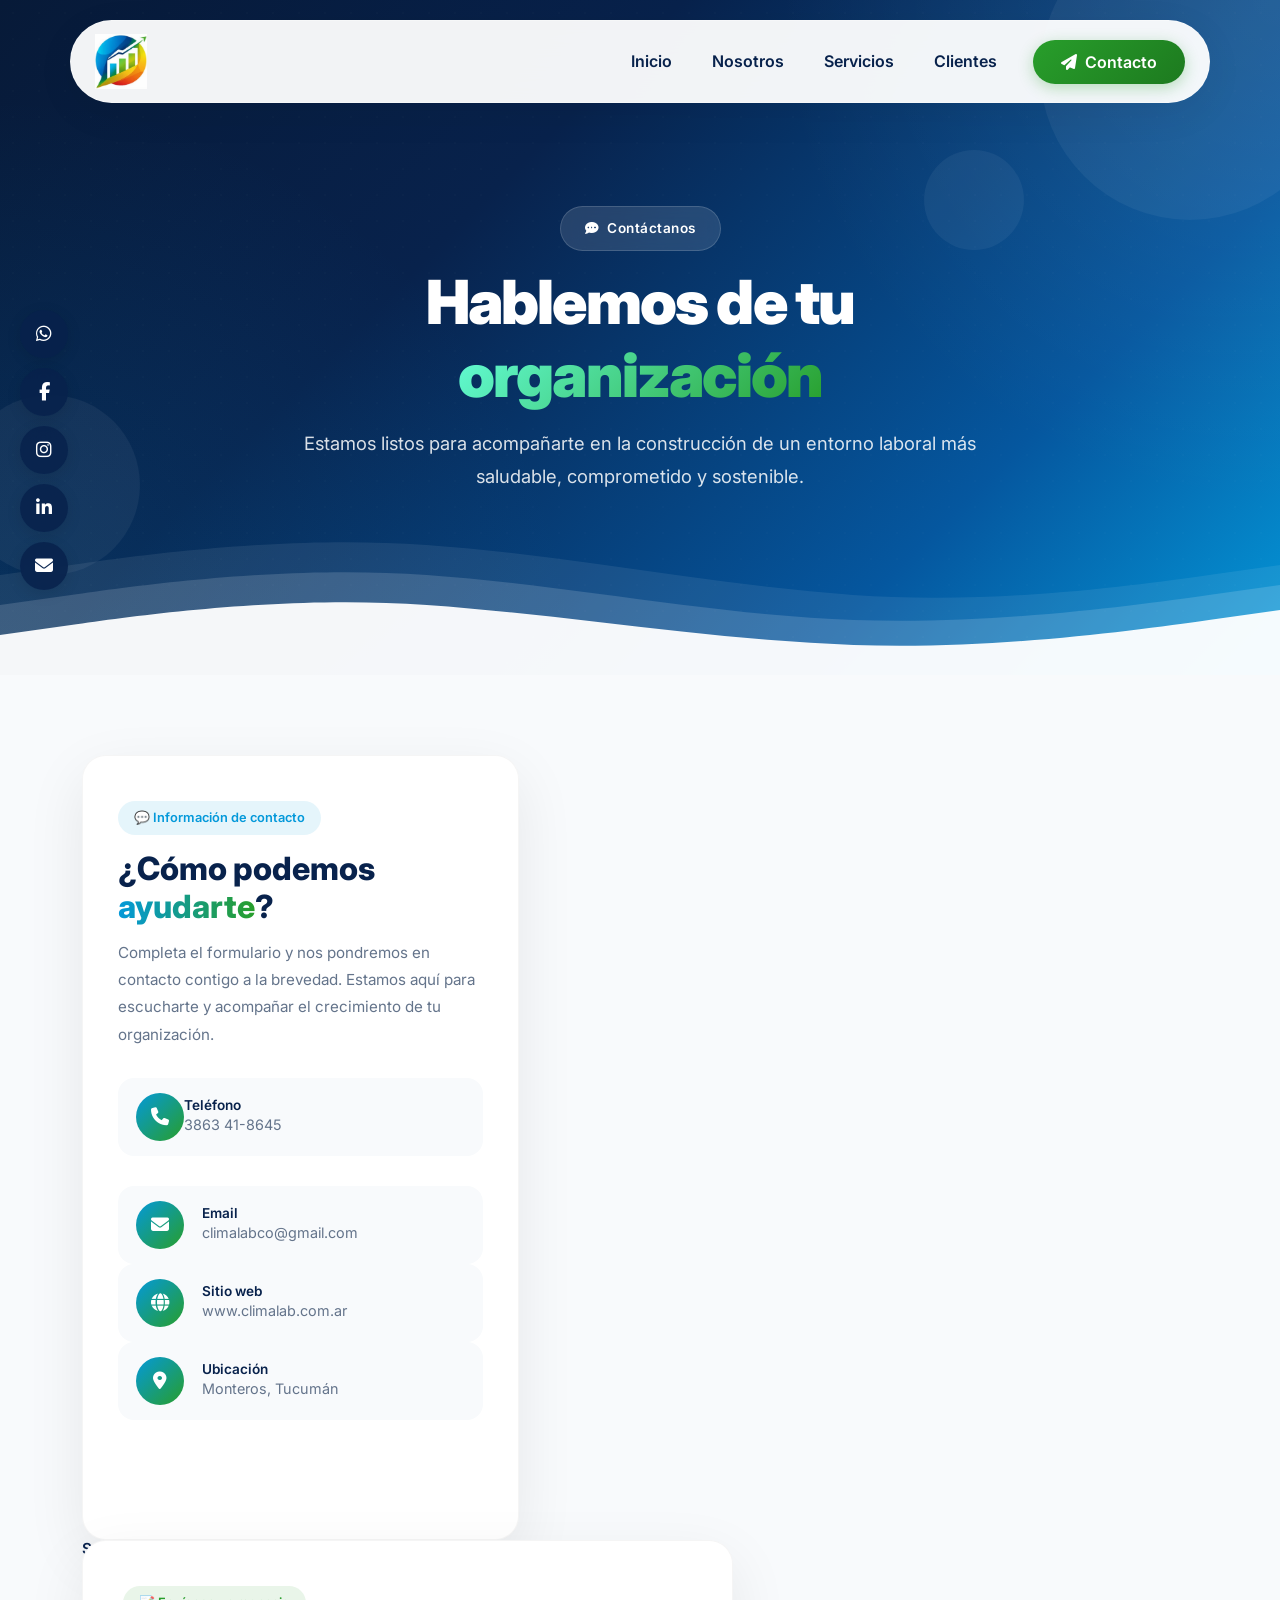
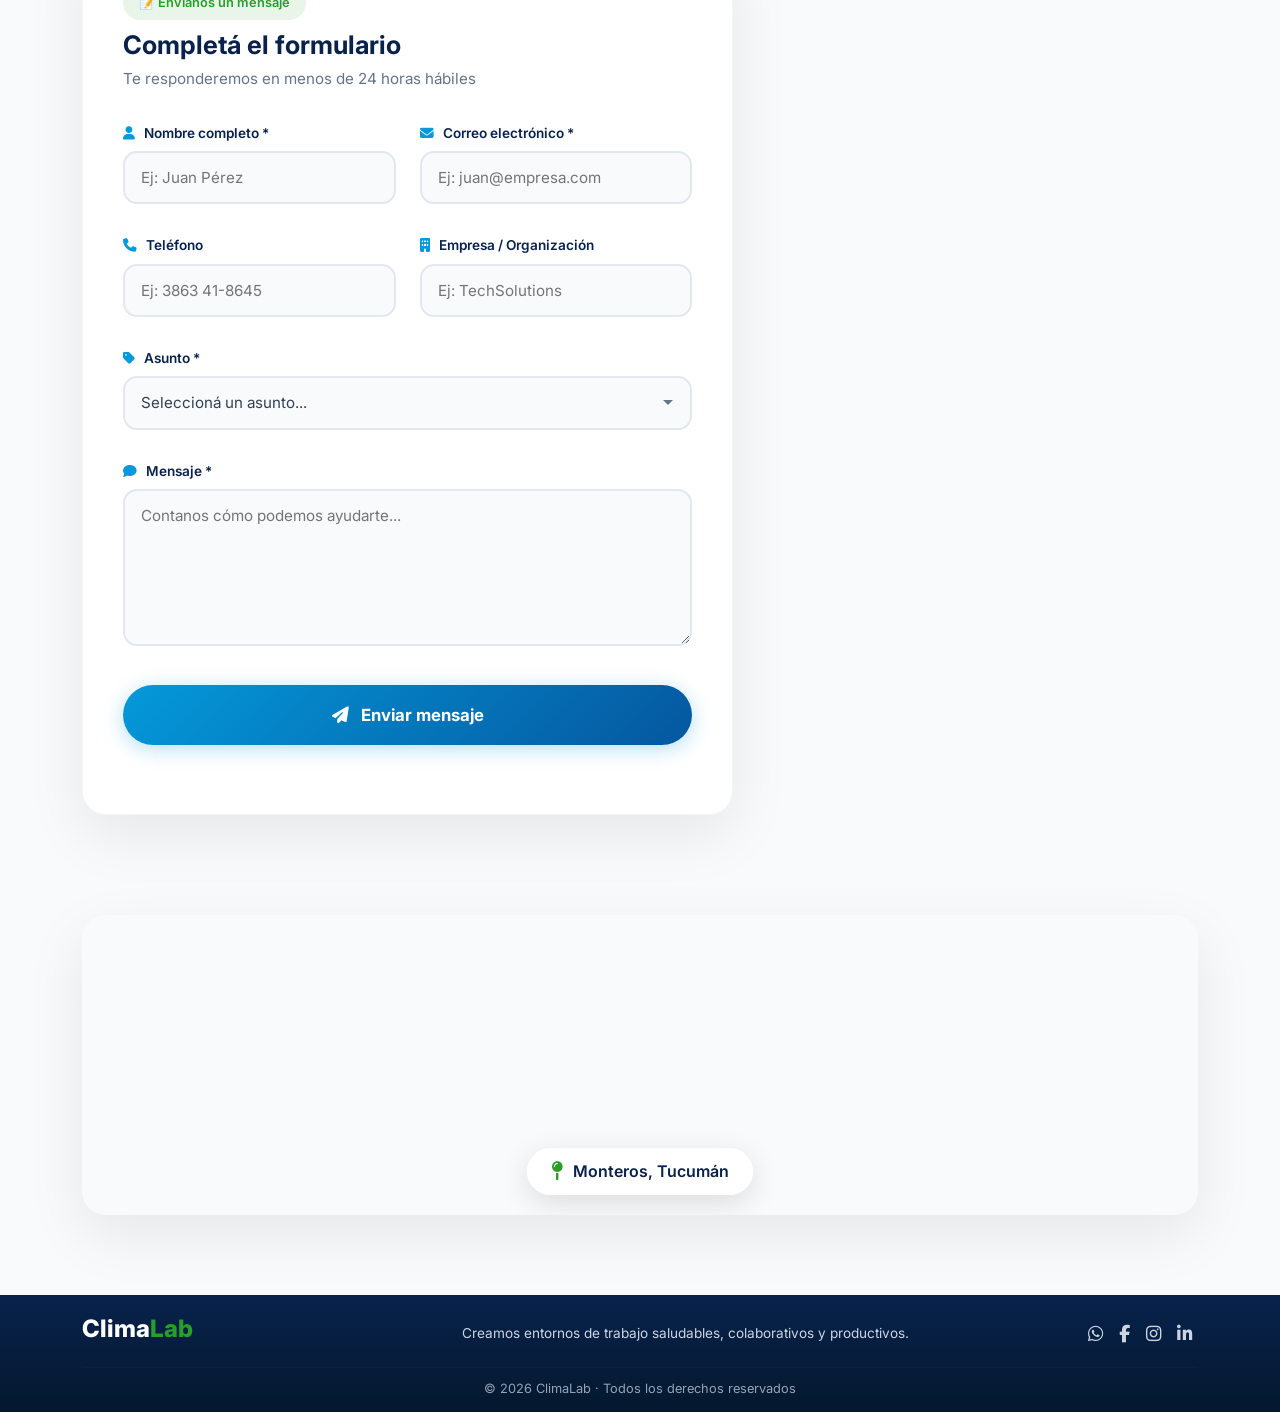
<file: contacto.html>
<!DOCTYPE html>
<html lang="es">
<head>
  <meta charset="UTF-8">
  <meta name="viewport" content="width=device-width, initial-scale=1.0">
  <title>ClimaLab · Contacto</title>
  <link href="https://cdn.jsdelivr.net/npm/bootstrap@5.3.7/dist/css/bootstrap.min.css" rel="stylesheet">
  <link rel="stylesheet" href="https://cdnjs.cloudflare.com/ajax/libs/font-awesome/6.5.2/css/all.min.css">
  <link rel="stylesheet" href="contacto.css">
  <link rel="preconnect" href="https://fonts.googleapis.com">
  <link rel="preconnect" href="https://fonts.gstatic.com" crossorigin>
  <link href="https://fonts.googleapis.com/css2?family=Inter:wght@300;400;500;600;700;800;900&display=swap" rel="stylesheet">
  <link href="https://unpkg.com/aos@2.3.1/dist/aos.css" rel="stylesheet">
</head>

<body>
  <!-- PRELOADER -->
  <div id="preloader">
    <div class="loader-container">
      <img src="logo.jpeg" alt="ClimaLab" class="logo-carga">
      <div class="barra-carga">
        <div class="progreso"></div>
      </div>
      <p class="cargando-texto">Cargando experiencia...</p>
    </div>
  </div>

  <!-- NAVBAR -->
  <nav id="navbar" class="navbar navbar-expand-lg fixed-top">
    <div class="container nav-box" data-aos="fade-down" data-aos-duration="800">
      <a class="navbar-brand" href="index.html">
        <img src="logo.jpeg" alt="ClimaLab" class="logo">
      </a>
      <button class="navbar-toggler" type="button" data-bs-toggle="collapse" data-bs-target="#menu">
        <span class="navbar-toggler-icon"></span>
      </button>
      <div class="collapse navbar-collapse" id="menu">
        <ul class="navbar-nav ms-auto align-items-lg-center">
          <li class="nav-item"><a class="nav-link" href="index.html">Inicio</a></li>
          <li class="nav-item"><a class="nav-link" href="sobre-nosotros.html">Nosotros</a></li>
          <li class="nav-item"><a class="nav-link" href="servicios.html">Servicios</a></li>
          <li class="nav-item"><a class="nav-link" href="empresas-clientes.html">Clientes</a></li>
          <li class="nav-item ms-lg-3">
            <a href="contacto.html" class="btn btn-climalab active-btn">
              <i class="fas fa-paper-plane me-2"></i>Contacto
            </a>
          </li>
        </ul>
      </div>
    </div>
  </nav>

  <!-- REDES SOCIALES FLOTANTES -->
  <div class="redes-sociales d-none d-lg-flex">
    <a href="https://wa.me/5493863418645" target="_blank" class="d-flex align-items-center text-decoration-none color-inherit">
      <i class="fab fa-whatsapp"></i>
    </a>
    <a href="https://www.facebook.com/climalab.consultora" aria-label="Facebook" target="_blank"><i class="fab fa-facebook-f"></i></a>
    <a href="https://www.instagram.com/climalab.consultora?igsh=bHp1MHZnd3U1dnNi&utm_source=qr" aria-label="Instagram" target="_blank"><i class="fab fa-instagram"></i></a>
    <a href="https://www.linkedin.com/company/climalab" aria-label="LinkedIn" target="_blank"><i class="fab fa-linkedin-in"></i></a>
    <a href="mailto:climalabco@gmail.com" aria-label="Correo"><i class="fas fa-envelope"></i></a>
  </div>

  <!-- ===== HERO CONTACTO ===== -->
  <section class="contacto-hero">
    <div class="hero-overlay"></div>
    
    <!-- Círculos decorativos -->
    <div class="circulo-deco circulo-deco-1"></div>
    <div class="circulo-deco circulo-deco-2"></div>
    <div class="circulo-deco circulo-deco-3"></div>

    <div class="container position-relative" style="z-index: 2;">
      <div class="row justify-content-center text-center">
        <div class="col-lg-8" data-aos="fade-up" data-aos-duration="1200">
          <span class="badge-contacto">
            <i class="fas fa-comment-dots me-2"></i>Contáctanos
          </span>
          <h1 class="titulo-contacto">Hablemos de tu <span>organización</span></h1>
          <p class="descripcion-contacto">
            Estamos listos para acompañarte en la construcción de un entorno laboral 
            más saludable, comprometido y sostenible.
          </p>
        </div>
      </div>
    </div>

    <!-- ONDAS -->
    <div class="wave wave-contacto">
      <svg xmlns="http://www.w3.org/2000/svg" viewBox="0 0 1440 400" preserveAspectRatio="none">
        <path fill="rgba(255,255,255,0.08)" d="M0,200L80,180C160,160,320,120,480,140C640,160,800,220,960,240C1120,260,1280,220,1360,200L1440,180L1440,400L0,400Z"/>
        <path fill="rgba(255,255,255,0.15)" d="M0,260L80,240C160,220,320,180,480,200C640,220,800,280,960,290C1120,300,1280,260,1360,240L1440,220L1440,400L0,400Z"/>
        <path fill="rgba(255,255,255,0.95)" d="M0,320L80,300C160,280,320,240,480,260C640,280,800,330,960,340C1120,350,1280,310,1360,290L1440,270L1440,400L0,400Z"/>
      </svg>
    </div>
  </section>

  <!-- ===== SECCIÓN CONTACTO ===== -->
  <!-- ===== SECCIÓN CONTACTO ===== -->
<section class="seccion-contacto">
  <div class="container">
    <div class="row g-5">

      <!-- COLUMNA IZQUIERDA - INFO -->
      <div class="col-lg-5" data-aos="fade-right" data-aos-duration="800">
        <div class="info-contacto">
          <span class="badge-info">💬 Información de contacto</span>
          <h2>¿Cómo podemos <span>ayudarte</span>?</h2>
          <p class="info-descripcion">
            Completa el formulario y nos pondremos en contacto contigo a la brevedad. 
            Estamos aquí para escucharte y acompañar el crecimiento de tu organización.
          </p>

         <div class="info-items">
    <div class="info-item">
        <!-- El enlace envuelve al ícono y al texto para que todo sea cliqueable -->
        <a href="https://wa.me/5493863418645" target="_blank" class="d-flex align-items-center text-decoration-none color-inherit">
            <div class="info-icono"><i class="fas fa-phone"></i></div>
            <div>
                <h4>Teléfono</h4>
                <p>3863 41-8645</p>
            </div>
        </a>
    </div>
</div>
            <div class="info-item">
              <div class="info-icono"><i class="fas fa-envelope"></i></div>
              <div>
                <h4>Email</h4>
                <p>climalabco@gmail.com</p>
              </div>
            </div>
            <div class="info-item">
              <div class="info-icono"><i class="fas fa-globe"></i></div>
              <div>
                <h4>Sitio web</h4>
                <p>www.climalab.com.ar</p>
              </div>
            </div>
            <div class="info-item">
              <div class="info-icono"><i class="fas fa-map-marker-alt"></i></div>
              <div>
                <h4>Ubicación</h4>
                <p>Monteros, Tucumán</p>
              </div>
            </div>
          </div>

          <!-- Redes Sociales -->
          <div class="info-redes">
            <h4>Seguinos</h4>
            <div class="redes-wrapper">
              <a href="#" aria-label="WhatsApp"><i class="fab fa-whatsapp"></i></a>
              <a href="#" aria-label="Facebook"><i class="fab fa-facebook-f"></i></a>
    <a href="https://www.instagram.com/climalab.consultora?igsh=bHp1MHZnd3U1dnNi&utm_source=qr" aria-label="Instagram"><i class="fab fa-instagram"></i></a>
              <a href="#" aria-label="LinkedIn"><i class="fab fa-linkedin-in"></i></a>
              <a href="#" aria-label="YouTube"><i class="fab fa-youtube"></i></a>
            </div>
          </div>
        </div>
      </div>

      <!-- COLUMNA DERECHA - FORMULARIO -->
      <div class="col-lg-7" data-aos="fade-left" data-aos-duration="800" data-aos-delay="200">
        <div class="formulario-wrapper">
          <div class="formulario-header">
            <span class="badge-form">📝 Envíanos un mensaje</span>
            <h3>Completá el formulario</h3>
            <p>Te responderemos en menos de 24 horas hábiles</p>
          </div>

          <form id="formContacto" class="formulario-contacto" novalidate>
            <div class="row g-4">
              <div class="col-md-6">
                <div class="campo-grupo">
                  <label for="nombre"><i class="fas fa-user"></i> Nombre completo *</label>
                  <input type="text" id="nombre" placeholder="Ej: Juan Pérez" required>
                  <span class="campo-linea"></span>
                </div>
              </div>

              <div class="col-md-6">
                <div class="campo-grupo">
                  <label for="email"><i class="fas fa-envelope"></i> Correo electrónico *</label>
                  <input type="email" id="email" placeholder="Ej: juan@empresa.com" required>
                  <span class="campo-linea"></span>
                </div>
              </div>

              <div class="col-md-6">
                <div class="campo-grupo">
                  <label for="telefono"><i class="fas fa-phone"></i> Teléfono</label>
                  <input type="tel" id="telefono" placeholder="Ej: 3863 41-8645">
                  <span class="campo-linea"></span>
                </div>
              </div>

              <div class="col-md-6">
                <div class="campo-grupo">
                  <label for="empresa"><i class="fas fa-building"></i> Empresa / Organización</label>
                  <input type="text" id="empresa" placeholder="Ej: TechSolutions">
                  <span class="campo-linea"></span>
                </div>
              </div>

              <div class="col-12">
                <div class="campo-grupo">
                  <label for="asunto"><i class="fas fa-tag"></i> Asunto *</label>
                  <select id="asunto" required>
                    <option value="">Seleccioná un asunto...</option>
                    <option value="clima-laboral">Clima Laboral</option>
                    <option value="seleccion">Selección de Talento</option>
                    <option value="capacitacion">Capacitación</option>
                    <option value="cultura">Cultura Organizacional</option>
                    <option value="otro">Otro</option>
                  </select>
                  <span class="campo-linea"></span>
                </div>
              </div>

              <div class="col-12">
                <div class="campo-grupo">
                  <label for="mensaje"><i class="fas fa-comment"></i> Mensaje *</label>
                  <textarea id="mensaje" rows="5" placeholder="Contanos cómo podemos ayudarte..." required></textarea>
                  <span class="campo-linea"></span>
                </div>
              </div>

              <div class="col-12">
                <button type="submit" class="btn-enviar btn-shine" id="btnEnviar">
                  <span class="btn-texto"><i class="fas fa-paper-plane me-2"></i> Enviar mensaje</span>
                  <span class="btn-loading" style="display: none;">
                    <i class="fas fa-spinner fa-spin me-2"></i> Enviando...
                  </span>
                  <span class="btn-progreso"></span>
                </button>
              </div>

              <div class="col-12">
                <!-- Mensaje de éxito (OCULTO POR DEFECTO) -->
                <!-- Mensaje de éxito -->
<div id="mensajeEnviado" class="mensaje-exito" style="display: none;">
  <i class="fas fa-check-circle"></i>
  <span>¡Mensaje enviado con éxito! Te contactaremos a la brevedad.</span>
</div>
              </div>
            </div>
          </form>
        </div>
      </div>
    </div>
  </div>
</section>

  <!-- ===== MAPA ===== -->
  <section class="seccion-mapa" data-aos="fade-up">
    <div class="container">
      <div class="mapa-wrapper">
        <iframe 
          src="https://www.google.com/maps/embed?pb=!1m18!1m12!1m3!1d56989.473106975625!2d-65.51858721518484!3d-27.168103353917027!2m3!1f0!2f0!3f0!3m2!1i1024!2i768!4f13.1!3m3!1m2!1s0x94225b3b2b09adb1%3A0x7c0ef385a5f3e12e!2sMonteros%2C%20Tucum%C3%A1n!5e0!3m2!1ses-419!2sar!4v1740000000000" 
          width="100%" 
          height="300" 
          style="border:0; display:block; border-radius: 24px;" 
          allowfullscreen="" 
          loading="lazy" 
          referrerpolicy="no-referrer-when-downgrade">
        </iframe>
        <div class="mapa-overlay-info">
          <i class="fas fa-map-pin"></i>
          <span>Monteros, Tucumán</span>
        </div>
      </div>
    </div>
  </section>

  <!-- ===== FOOTER ===== -->
  <footer class="footer-modern">
    <div class="container">
      <div class="row align-items-center">
        <div class="col-md-4">
          <h3 class="footer-logo">Clima<span>Lab</span></h3>
        </div>
        <div class="col-md-5">
          <p style="margin-bottom: 0; font-size: 0.85rem; color: #cbd5e1;">
            Creamos entornos de trabajo saludables, colaborativos y productivos.
          </p>
        </div>
        <div class="col-md-3 text-md-end">
          <a href="#" aria-label="WhatsApp" style="color: #cbd5e1; margin: 0 6px; font-size: 1.1rem;"><i class="fab fa-whatsapp"></i></a>
          <a href="#" aria-label="Facebook" style="color: #cbd5e1; margin: 0 6px; font-size: 1.1rem;"><i class="fab fa-facebook-f"></i></a>
          <a href="#" aria-label="Instagram" style="color: #cbd5e1; margin: 0 6px; font-size: 1.1rem;"><i class="fab fa-instagram"></i></a>
          <a href="#" aria-label="LinkedIn" style="color: #cbd5e1; margin: 0 6px; font-size: 1.1rem;"><i class="fab fa-linkedin-in"></i></a>
        </div>
      </div>
      <hr style="border-color: rgba(255,255,255,0.08); margin: 15px 0 10px;">
      <div class="footer-bottom">
        <p style="margin: 0; font-size: 0.8rem; color: #94a3b8;">© 2026 ClimaLab · Todos los derechos reservados</p>
      </div>
    </div>
  </footer>

  <script src="https://cdn.jsdelivr.net/npm/bootstrap@5.3.7/dist/js/bootstrap.bundle.min.js"></script>
  <script src="https://unpkg.com/aos@2.3.1/dist/aos.js"></script>
  <script src="contacto.js"></script>
</body>
</html>
</file>
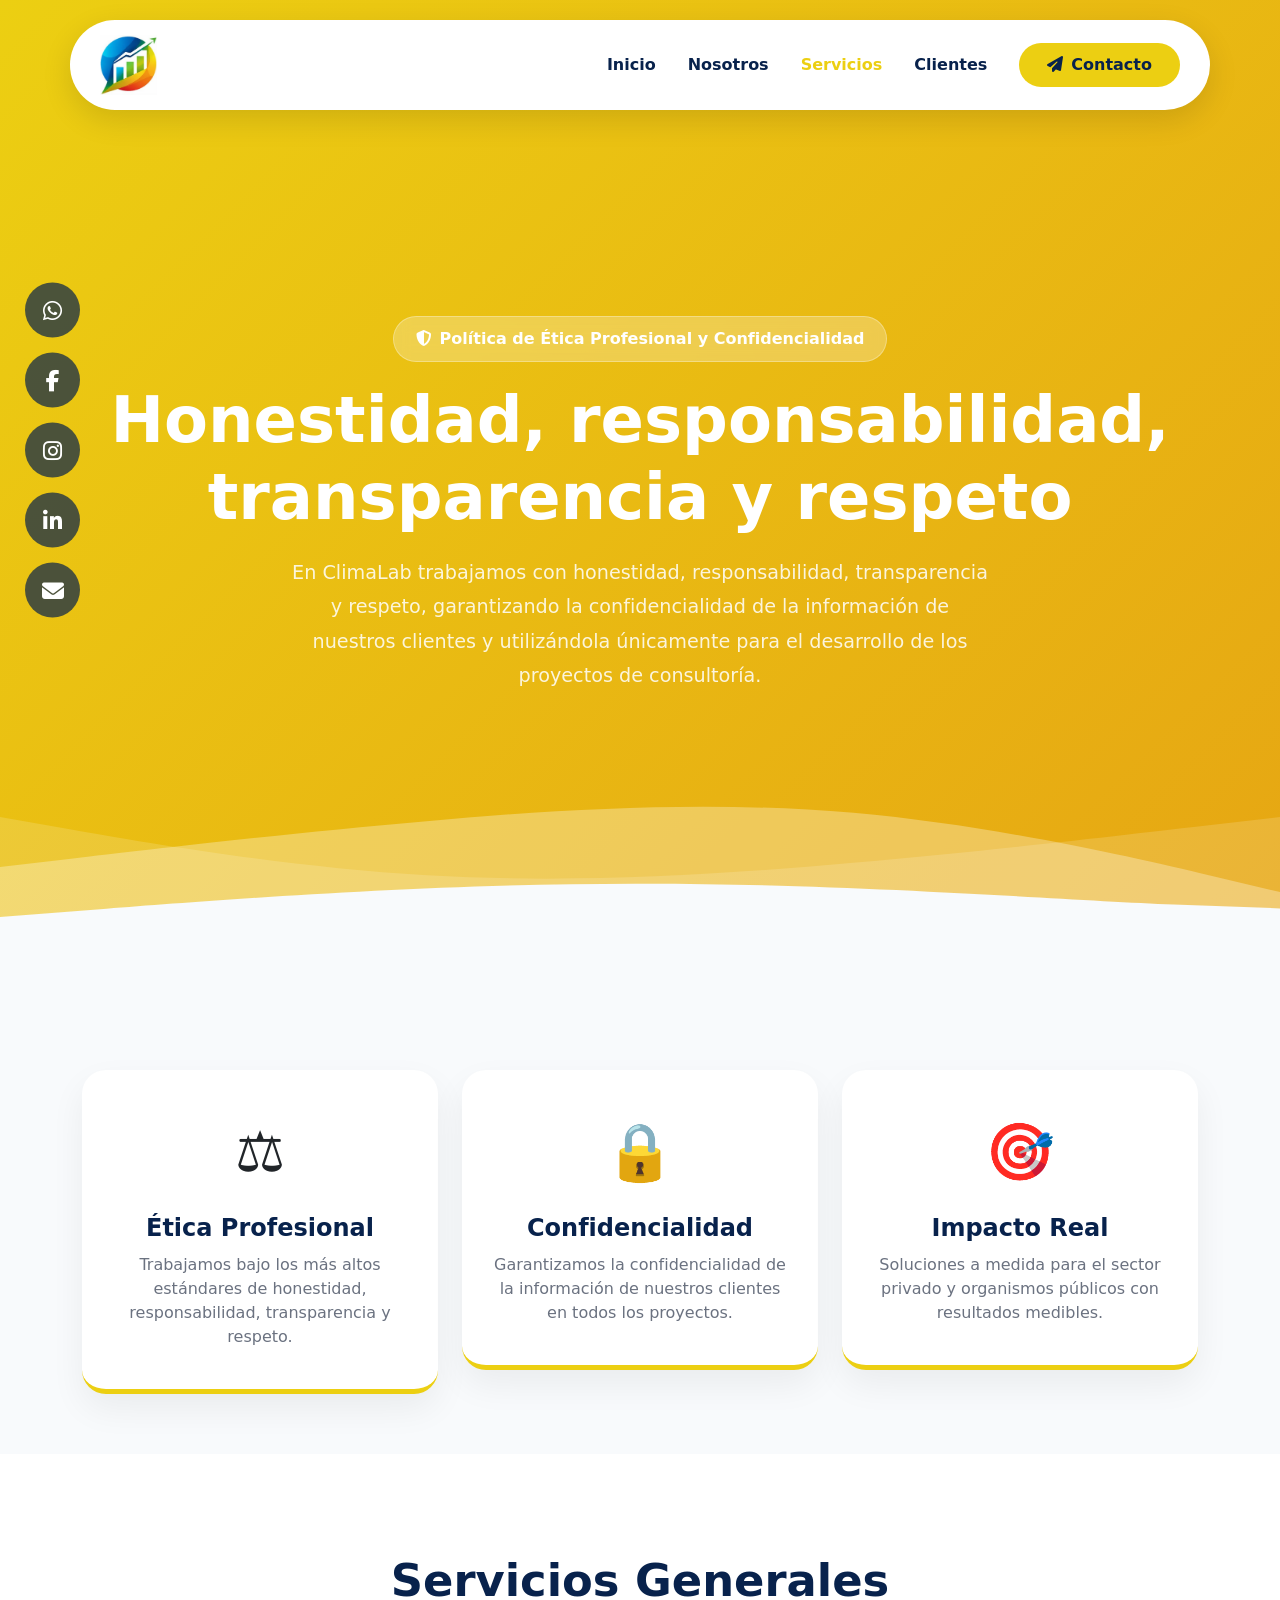
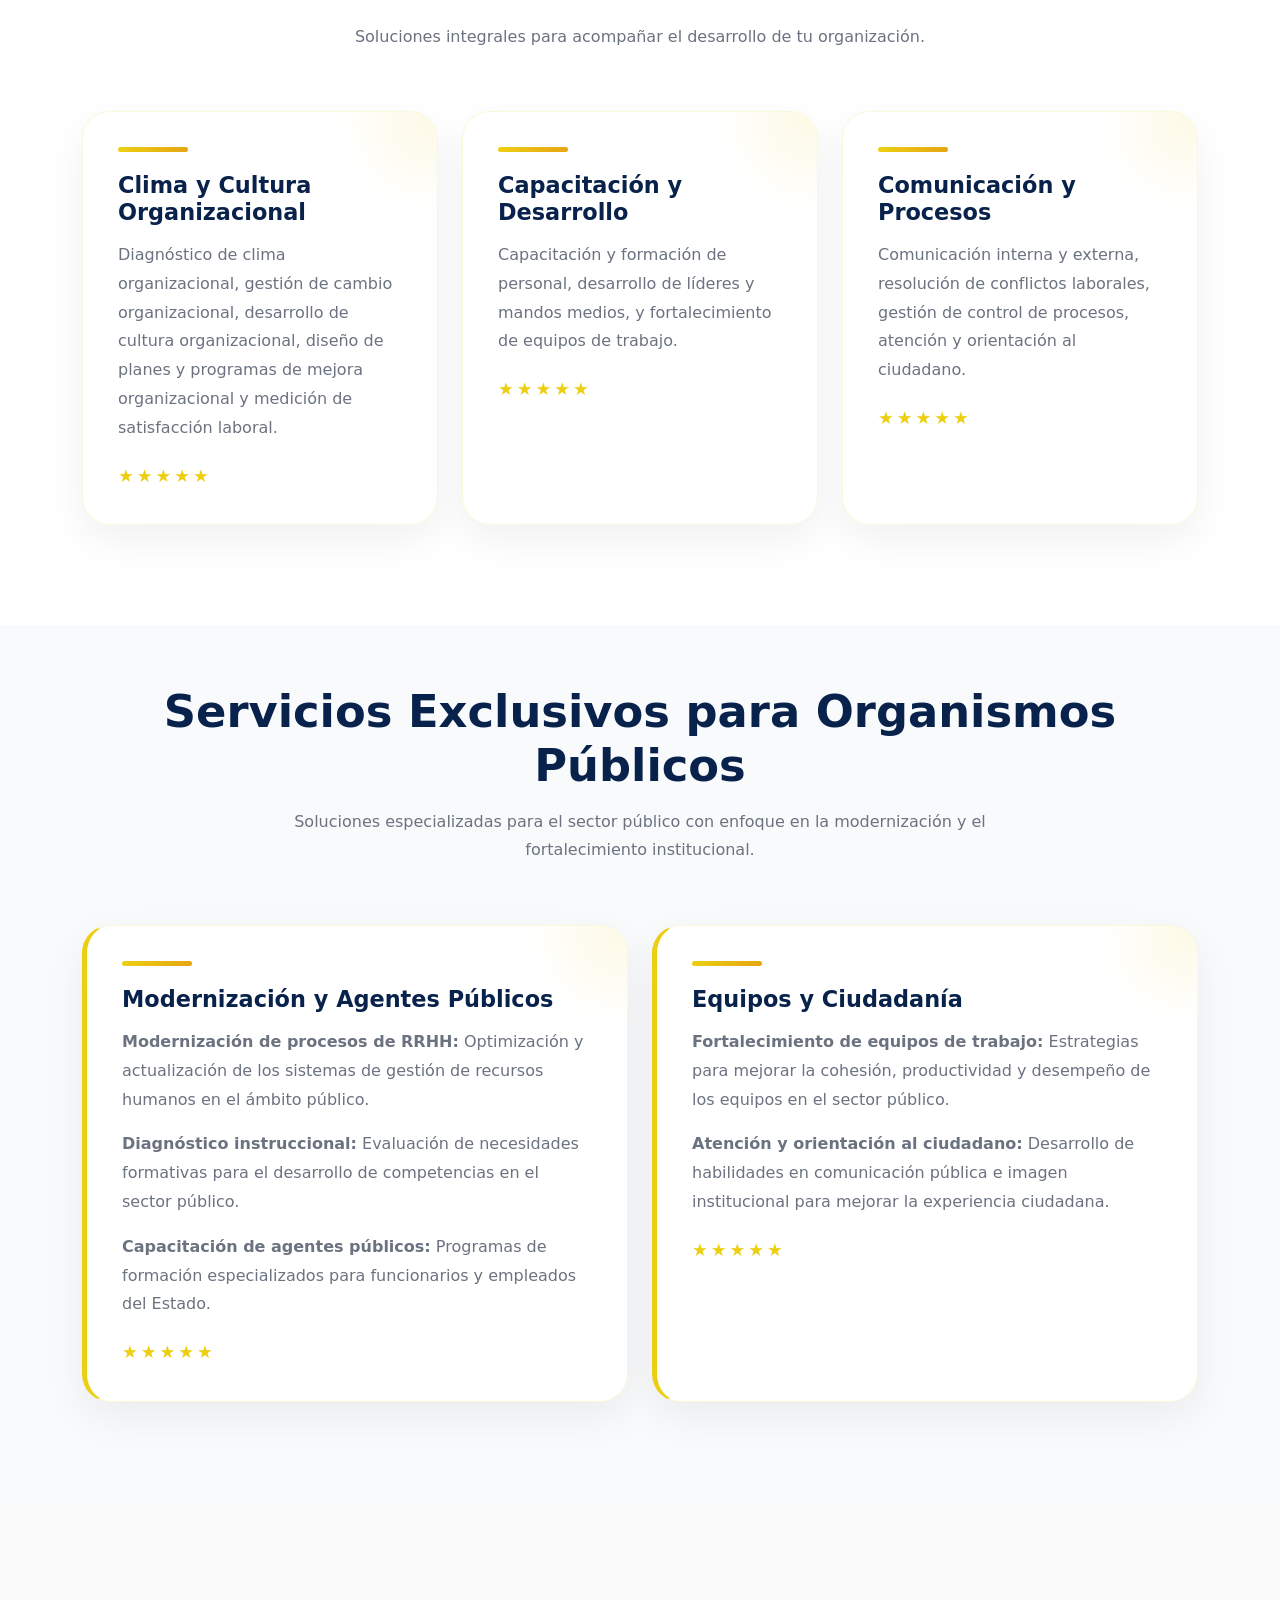
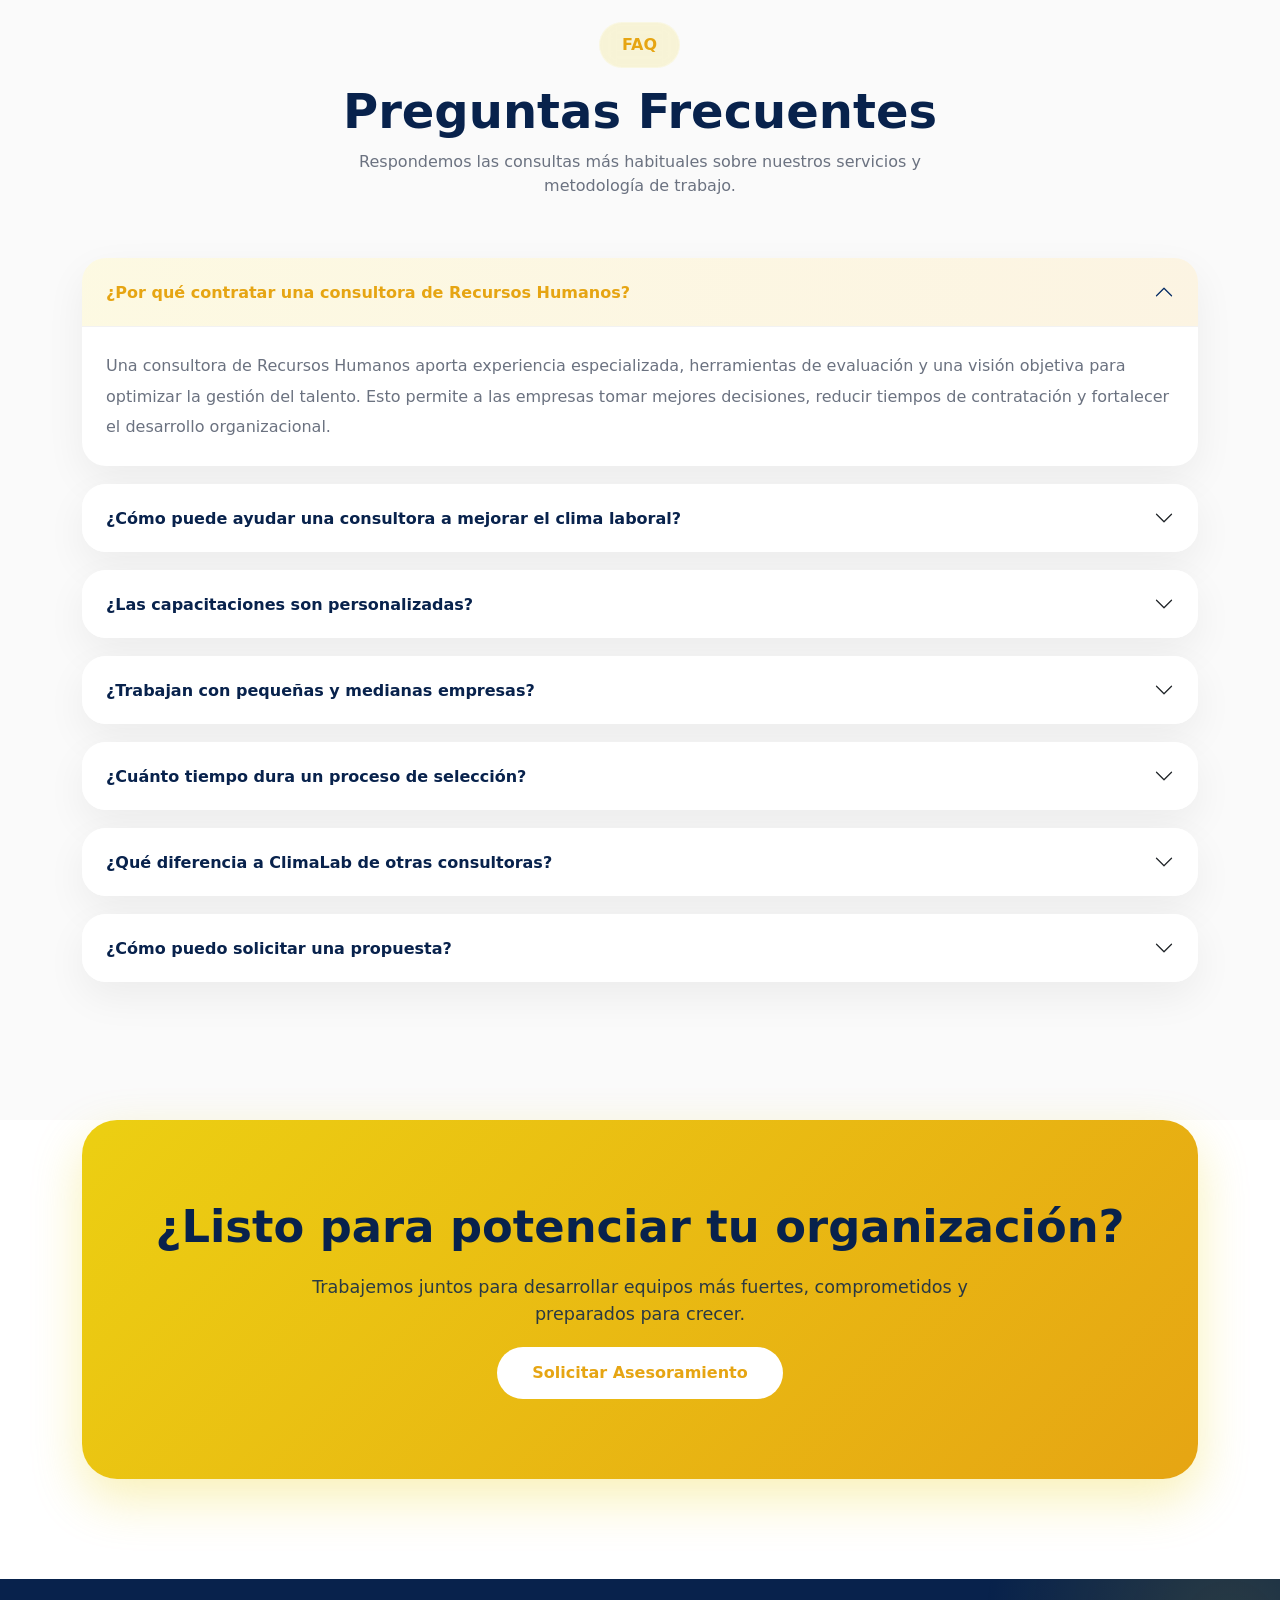
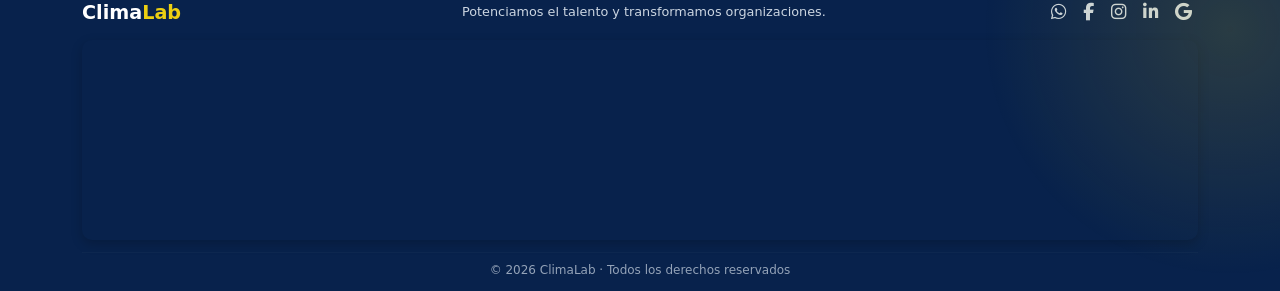
<file: servicios.html>
<!DOCTYPE html>
<html lang="es">
<head>
  <meta charset="UTF-8">
  <meta name="viewport" content="width=device-width, initial-scale=1.0">
  <title>Servicios y FAQ | ClimaLab</title>
  <link href="https://cdn.jsdelivr.net/npm/bootstrap@5.3.3/dist/css/bootstrap.min.css" rel="stylesheet">
  <link rel="stylesheet" href="https://cdnjs.cloudflare.com/ajax/libs/font-awesome/6.5.2/css/all.min.css">
  <link rel="stylesheet" href="servicios.css">
  </head>
<body>

<!-- ===== PRELOADER ===== -->
<div id="preloader">
  <div class="loader-container">
    <img src="logo.jpeg" alt="Logo de la consultora" class="logo-carga">
    <div class="barra-carga">
      <div class="progreso"></div>
    </div>
  </div>
</div>

<!-- ===== NAVBAR ===== -->
  <nav id="navbar" class="navbar navbar-expand-lg fixed-top">
    <div class="container nav-box" data-aos="fade-down" data-aos-duration="800">
      <a class="navbar-brand" href="index.html">
        <img src="logo.jpeg" alt="ClimaLab" class="logo">
      </a>
      <button class="navbar-toggler" type="button" data-bs-toggle="collapse" data-bs-target="#menu">
        <span class="navbar-toggler-icon"></span>
      </button>
      <div class="collapse navbar-collapse" id="menu">
        <ul class="navbar-nav ms-auto align-items-lg-center">
          <li class="nav-item"><a class="nav-link" href="index.html">Inicio</a></li>
          <li class="nav-item"><a class="nav-link" href="sobre-nosotros.html">Nosotros</a></li>
          <li class="nav-item"><a class="nav-link active" href="servicios.html">Servicios</a></li>
          <li class="nav-item"><a class="nav-link" href="empresas-clientes.html">Clientes</a></li>
          <li class="nav-item ms-lg-3">
            <a href="contacto.html" class="btn btn-climalab">
              <i class="fas fa-paper-plane me-2"></i>Contacto
            </a>
          </li>
        </ul>
      </div>
    </div>
  </nav>

<!-- ===== REDES SOCIALES FLOTANTES ===== -->
<div class="redes-sociales d-none d-lg-flex">
    <a href="https://wa.me/5493863418645" target="_blank" class="d-flex align-items-center text-decoration-none color-inherit">
        <i class="fab fa-whatsapp"></i>
    </a>
    <a href="https://www.facebook.com/climalab.consultora" aria-label="Facebook" target="_blank"><i class="fab fa-facebook-f"></i></a>
    <a href="https://www.instagram.com/climalab.consultora?igsh=bHp1MHZnd3U1dnNi&utm_source=qr" aria-label="Instagram" target="_blank"><i class="fab fa-instagram"></i></a>
    <a href="https://www.linkedin.com/company/climalab" aria-label="LinkedIn" target="_blank"><i class="fab fa-linkedin-in"></i></a>
    <a href="mailto:climalabco@gmail.com" aria-label="Correo"><i class="fas fa-envelope"></i></a>
</div>

<!-- ===== HERO SERVICIOS ===== -->
<section class="servicios-hero">
    <div class="container text-center position-relative" style="z-index: 2;">
        <span class="badge-servicios">
            <i class="fas fa-shield-alt me-2"></i>Política de Ética Profesional y Confidencialidad
        </span>
        <h1>Honestidad, responsabilidad, transparencia y respeto</h1>
        <p>
            En ClimaLab trabajamos con honestidad, responsabilidad, transparencia y respeto, garantizando la confidencialidad de la información de nuestros clientes y utilizándola únicamente para el desarrollo de los proyectos de consultoría.
        </p>
    </div>
    <div class="wave">
        <svg xmlns="http://www.w3.org/2000/svg" viewBox="0 0 1440 320" preserveAspectRatio="none">
            <path fill="rgba(255,255,255,.15)" d="M0,96L80,112C160,128,320,160,480,170.7C640,181,800,171,960,154.7C1120,139,1280,117,1360,106.7L1440,96L1440,320L0,320Z"/>
            <path fill="rgba(255,255,255,.30)" d="M0,160L80,149.3C160,139,320,117,480,101.3C640,85,800,75,960,90.7C1120,107,1280,149,1360,170.7L1440,192L1440,320L0,320Z"/>
            <path fill="#f8fafc" d="M0,224L120,213.3C240,203,480,181,720,181.3C960,181,1200,203,1320,208L1440,213L1440,320L0,320Z"/>
        </svg>
    </div>
</section>

<!-- ===== BENEFICIOS ===== -->
<section class="beneficios-servicios">
    <div class="container">
        <div class="row g-4">
            <div class="col-md-4">
                <div class="beneficio-card">
                    <div class="beneficio-icono">⚖️</div>
                    <h4>Ética Profesional</h4>
                    <p>Trabajamos bajo los más altos estándares de honestidad, responsabilidad, transparencia y respeto.</p>
                </div>
            </div>
            <div class="col-md-4">
                <div class="beneficio-card">
                    <div class="beneficio-icono">🔒</div>
                    <h4>Confidencialidad</h4>
                    <p>Garantizamos la confidencialidad de la información de nuestros clientes en todos los proyectos.</p>
                </div>
            </div>
            <div class="col-md-4">
                <div class="beneficio-card">
                    <div class="beneficio-icono">🎯</div>
                    <h4>Impacto Real</h4>
                    <p>Soluciones a medida para el sector privado y organismos públicos con resultados medibles.</p>
                </div>
            </div>
        </div>
    </div>
</section>

<!-- ===== SERVICIOS GENERALES ===== -->
<section id="servicios">
    <div class="container">
        <div class="section-title text-center">
            <h2>Servicios Generales</h2>
            <p>Soluciones integrales para acompañar el desarrollo de tu organización.</p>
        </div>
        <div class="row g-4">
            <div class="col-lg-4">
                <div class="servicio-item">
                    <div class="servicio-barra"></div>
                    <h3>Clima y Cultura Organizacional</h3>
                    <p>Diagnóstico de clima organizacional, gestión de cambio organizacional, desarrollo de cultura organizacional, diseño de planes y programas de mejora organizacional y medición de satisfacción laboral.</p>
                    <div class="servicio-estrellas">★★★★★</div>
                </div>
            </div>
            <div class="col-lg-4">
                <div class="servicio-item">
                    <div class="servicio-barra"></div>
                    <h3>Capacitación y Desarrollo</h3>
                    <p>Capacitación y formación de personal, desarrollo de líderes y mandos medios, y fortalecimiento de equipos de trabajo.</p>
                    <div class="servicio-estrellas">★★★★★</div>
                </div>
            </div>
            <div class="col-lg-4">
                <div class="servicio-item">
                    <div class="servicio-barra"></div>
                    <h3>Comunicación y Procesos</h3>
                    <p>Comunicación interna y externa, resolución de conflictos laborales, gestión de control de procesos, atención y orientación al ciudadano.</p>
                    <div class="servicio-estrellas">★★★★★</div>
                </div>
            </div>
        </div>
    </div>
</section>

<!-- ===== SERVICIOS EXCLUSIVOS PARA ORGANISMOS PÚBLICOS ===== -->
<section id="servicios-publicos" style="padding: 60px 0 100px; background: #f8fafc;">
    <div class="container">
        <div class="section-title text-center">
            <h2 style="color: #08224C;">Servicios Exclusivos para Organismos Públicos</h2>
            <p>Soluciones especializadas para el sector público con enfoque en la modernización y el fortalecimiento institucional.</p>
        </div>
        <div class="row g-4">
            <div class="col-lg-6">
                <div class="servicio-item" style="border-left: 5px solid #ECCF12; border-radius: 28px;">
                    <div class="servicio-barra" style="background: linear-gradient(90deg, #ECCF12, #E6A513);"></div>
                    <h3>Modernización y Agentes Públicos</h3>
                    <p><strong>Modernización de procesos de RRHH:</strong> Optimización y actualización de los sistemas de gestión de recursos humanos en el ámbito público.</p>
                    <p><strong>Diagnóstico instruccional:</strong> Evaluación de necesidades formativas para el desarrollo de competencias en el sector público.</p>
                    <p><strong>Capacitación de agentes públicos:</strong> Programas de formación especializados para funcionarios y empleados del Estado.</p>
                    <div class="servicio-estrellas">★★★★★</div>
                </div>
            </div>
            <div class="col-lg-6">
                <div class="servicio-item" style="border-left: 5px solid #ECCF12; border-radius: 28px;">
                    <div class="servicio-barra" style="background: linear-gradient(90deg, #ECCF12, #E6A513);"></div>
                    <h3>Equipos y Ciudadanía</h3>
                    <p><strong>Fortalecimiento de equipos de trabajo:</strong> Estrategias para mejorar la cohesión, productividad y desempeño de los equipos en el sector público.</p>
                    <p><strong>Atención y orientación al ciudadano:</strong> Desarrollo de habilidades en comunicación pública e imagen institucional para mejorar la experiencia ciudadana.</p>
                    <div class="servicio-estrellas">★★★★★</div>
                </div>
            </div>
        </div>
    </div>
</section>
<!-- ===== FAQ ===== -->
<section id="faq">
    <div class="container">
        <div class="faq-titulo">
            <span class="badge-servicios">FAQ</span>
            <h1>Preguntas Frecuentes</h1>
            <p>Respondemos las consultas más habituales sobre nuestros servicios y metodología de trabajo.</p>
        </div>

        <div class="accordion" id="faqAccordion">
            <div class="accordion-item">
                <h2 class="accordion-header">
                    <button class="accordion-button" type="button" data-bs-toggle="collapse" data-bs-target="#faq1">
                        ¿Por qué contratar una consultora de Recursos Humanos?
                    </button>
                </h2>
                <div id="faq1" class="accordion-collapse collapse show" data-bs-parent="#faqAccordion">
                    <div class="accordion-body">
                        Una consultora de Recursos Humanos aporta experiencia especializada, herramientas de evaluación y una visión objetiva para optimizar la gestión del talento. Esto permite a las empresas tomar mejores decisiones, reducir tiempos de contratación y fortalecer el desarrollo organizacional.
                    </div>
                </div>
            </div>

            <div class="accordion-item">
                <h2 class="accordion-header">
                    <button class="accordion-button collapsed" type="button" data-bs-toggle="collapse" data-bs-target="#faq2">
                        ¿Cómo puede ayudar una consultora a mejorar el clima laboral?
                    </button>
                </h2>
                <div id="faq2" class="accordion-collapse collapse" data-bs-parent="#faqAccordion">
                    <div class="accordion-body">
                        Mediante diagnósticos, encuestas y entrevistas identificamos fortalezas y oportunidades de mejora. A partir de los resultados desarrollamos estrategias para aumentar el compromiso, la comunicación y el bienestar de los colaboradores.
                    </div>
                </div>
            </div>

            <div class="accordion-item">
                <h2 class="accordion-header">
                    <button class="accordion-button collapsed" type="button" data-bs-toggle="collapse" data-bs-target="#faq3">
                        ¿Las capacitaciones son personalizadas?
                    </button>
                </h2>
                <div id="faq3" class="accordion-collapse collapse" data-bs-parent="#faqAccordion">
                    <div class="accordion-body">
                        Sí. Diseñamos programas de formación adaptados a las necesidades, objetivos y desafíos de cada organización para lograr resultados concretos y sostenibles.
                    </div>
                </div>
            </div>

            <div class="accordion-item">
                <h2 class="accordion-header">
                    <button class="accordion-button collapsed" type="button" data-bs-toggle="collapse" data-bs-target="#faq4">
                        ¿Trabajan con pequeñas y medianas empresas?
                    </button>
                </h2>
                <div id="faq4" class="accordion-collapse collapse" data-bs-parent="#faqAccordion">
                    <div class="accordion-body">
                        Sí. Nuestros servicios están dirigidos tanto a pymes como a grandes organizaciones. Adaptamos cada propuesta a la realidad, estructura y objetivos de cada cliente.
                    </div>
                </div>
            </div>

            <div class="accordion-item">
                <h2 class="accordion-header">
                    <button class="accordion-button collapsed" type="button" data-bs-toggle="collapse" data-bs-target="#faq5">
                        ¿Cuánto tiempo dura un proceso de selección?
                    </button>
                </h2>
                <div id="faq5" class="accordion-collapse collapse" data-bs-parent="#faqAccordion">
                    <div class="accordion-body">
                        Dependiendo del perfil buscado, un proceso de selección puede durar entre dos y cuatro semanas. Para posiciones altamente especializadas el tiempo puede variar según la complejidad del puesto.
                    </div>
                </div>
            </div>

            <div class="accordion-item">
                <h2 class="accordion-header">
                    <button class="accordion-button collapsed" type="button" data-bs-toggle="collapse" data-bs-target="#faq6">
                        ¿Qué diferencia a ClimaLab de otras consultoras?
                    </button>
                </h2>
                <div id="faq6" class="accordion-collapse collapse" data-bs-parent="#faqAccordion">
                    <div class="accordion-body">
                        En ClimaLab combinamos cercanía, innovación y profesionalismo. Trabajamos de manera personalizada con cada organización, desarrollando soluciones a medida que generan impacto real en las personas y en los resultados del negocio.
                    </div>
                </div>
            </div>

            <div class="accordion-item">
                <h2 class="accordion-header">
                    <button class="accordion-button collapsed" type="button" data-bs-toggle="collapse" data-bs-target="#faq7">
                        ¿Cómo puedo solicitar una propuesta?
                    </button>
                </h2>
                <div id="faq7" class="accordion-collapse collapse" data-bs-parent="#faqAccordion">
                    <div class="accordion-body">
                        Podés comunicarte con nosotros a través de nuestros canales de contacto. Analizaremos las necesidades de tu organización y elaboraremos una propuesta personalizada orientada a tus objetivos.
                    </div>
                </div>
            </div>
        </div>
    </div>
</section>

<!-- ===== CTA SERVICIOS ===== -->
<section class="servicios-cta">
    <div class="container">
        <div class="cta-servicios">
            <h2>¿Listo para potenciar tu organización?</h2>
            <p>Trabajemos juntos para desarrollar equipos más fuertes, comprometidos y preparados para crecer.</p>
            <a href="#" class="btn">Solicitar Asesoramiento</a>
        </div>
    </div>
</section>

<!-- ===== FOOTER ===== -->
<footer class="footer-modern" style="padding: 20px 0 12px;">
    <div class="container">
        <div class="row align-items-center">
            <div class="col-md-4">
                <h3 class="footer-logo" style="font-size: 1.2rem; margin-bottom: 0;">
                    Clima<span>Lab</span>
                </h3>
            </div>
            <div class="col-md-5">
                <p style="margin-bottom: 0; font-size: 0.8rem; color: #cbd5e1;">
                    Potenciamos el talento y transformamos organizaciones.
                </p>
            </div>
            <div class="col-md-3 text-md-end">
                <a href="#" aria-label="WhatsApp" style="color: #cbd5e1; margin: 0 6px; font-size: 1.1rem;"><i class="fab fa-whatsapp"></i></a>
                <a href="#" aria-label="Facebook" style="color: #cbd5e1; margin: 0 6px; font-size: 1.1rem;"><i class="fab fa-facebook-f"></i></a>
                <a href="#" aria-label="Instagram" style="color: #cbd5e1; margin: 0 6px; font-size: 1.1rem;"><i class="fab fa-instagram"></i></a>
                <a href="#" aria-label="LinkedIn" style="color: #cbd5e1; margin: 0 6px; font-size: 1.1rem;"><i class="fab fa-linkedin-in"></i></a>
                <a href="#" aria-label="Correo electrónico" style="color: #cbd5e1; margin: 0 6px; font-size: 1.1rem;"><i class="fab fa-google"></i></a>
            </div>
        </div>

        <div class="row" style="margin-top: 15px;">
            <div class="col-12">
                <div style="border-radius: 10px; overflow: hidden; box-shadow: 0 4px 12px rgba(0,0,0,0.2);">
                    <iframe 
                        src="https://www.google.com/maps/embed?pb=!1m18!1m12!1m3!1d56989.473106975625!2d-65.51858721518484!3d-27.168103353917027!2m3!1f0!2f0!3f0!3m2!1i1024!2i768!4f13.1!3m3!1m2!1s0x94225b3b2b09adb1%3A0x7c0ef385a5f3e12e!2sMonteros%2C%20Tucum%C3%A1n!5e0!3m2!1ses-419!2sar!4v1740000000000" 
                        width="100%" 
                        height="200" 
                        style="border:0; display:block;" 
                        allowfullscreen="" 
                        loading="lazy" 
                        referrerpolicy="no-referrer-when-downgrade">
                    </iframe>
                </div>
            </div>
        </div>

        <hr style="margin: 12px 0 8px;">
        <div class="footer-bottom" style="font-size: 0.75rem; margin-top: 0;">
            © 2026 ClimaLab · Todos los derechos reservados
        </div>
    </div>
</footer>

<script src="https://cdn.jsdelivr.net/npm/bootstrap@5.3.3/dist/js/bootstrap.bundle.min.js"></script>
<script src="climalab.js"></script>
</body>
</html>
</file>
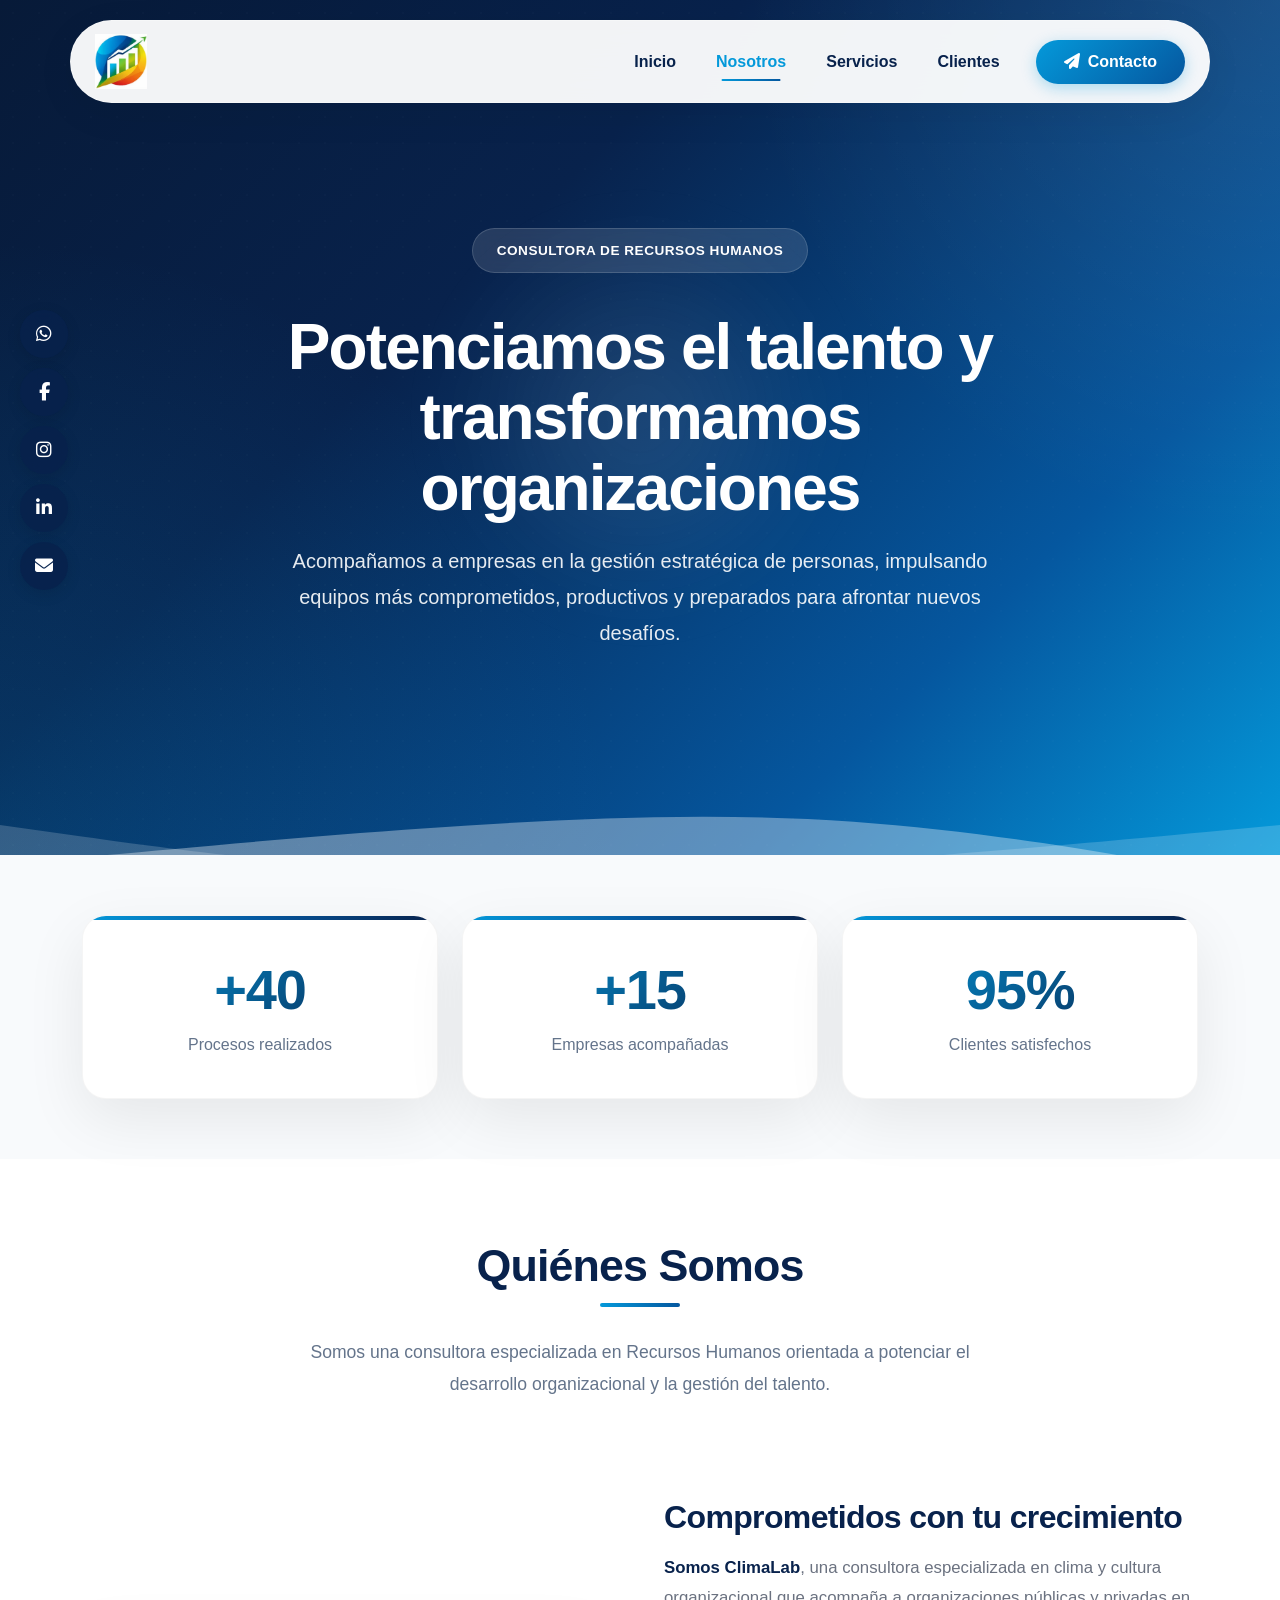
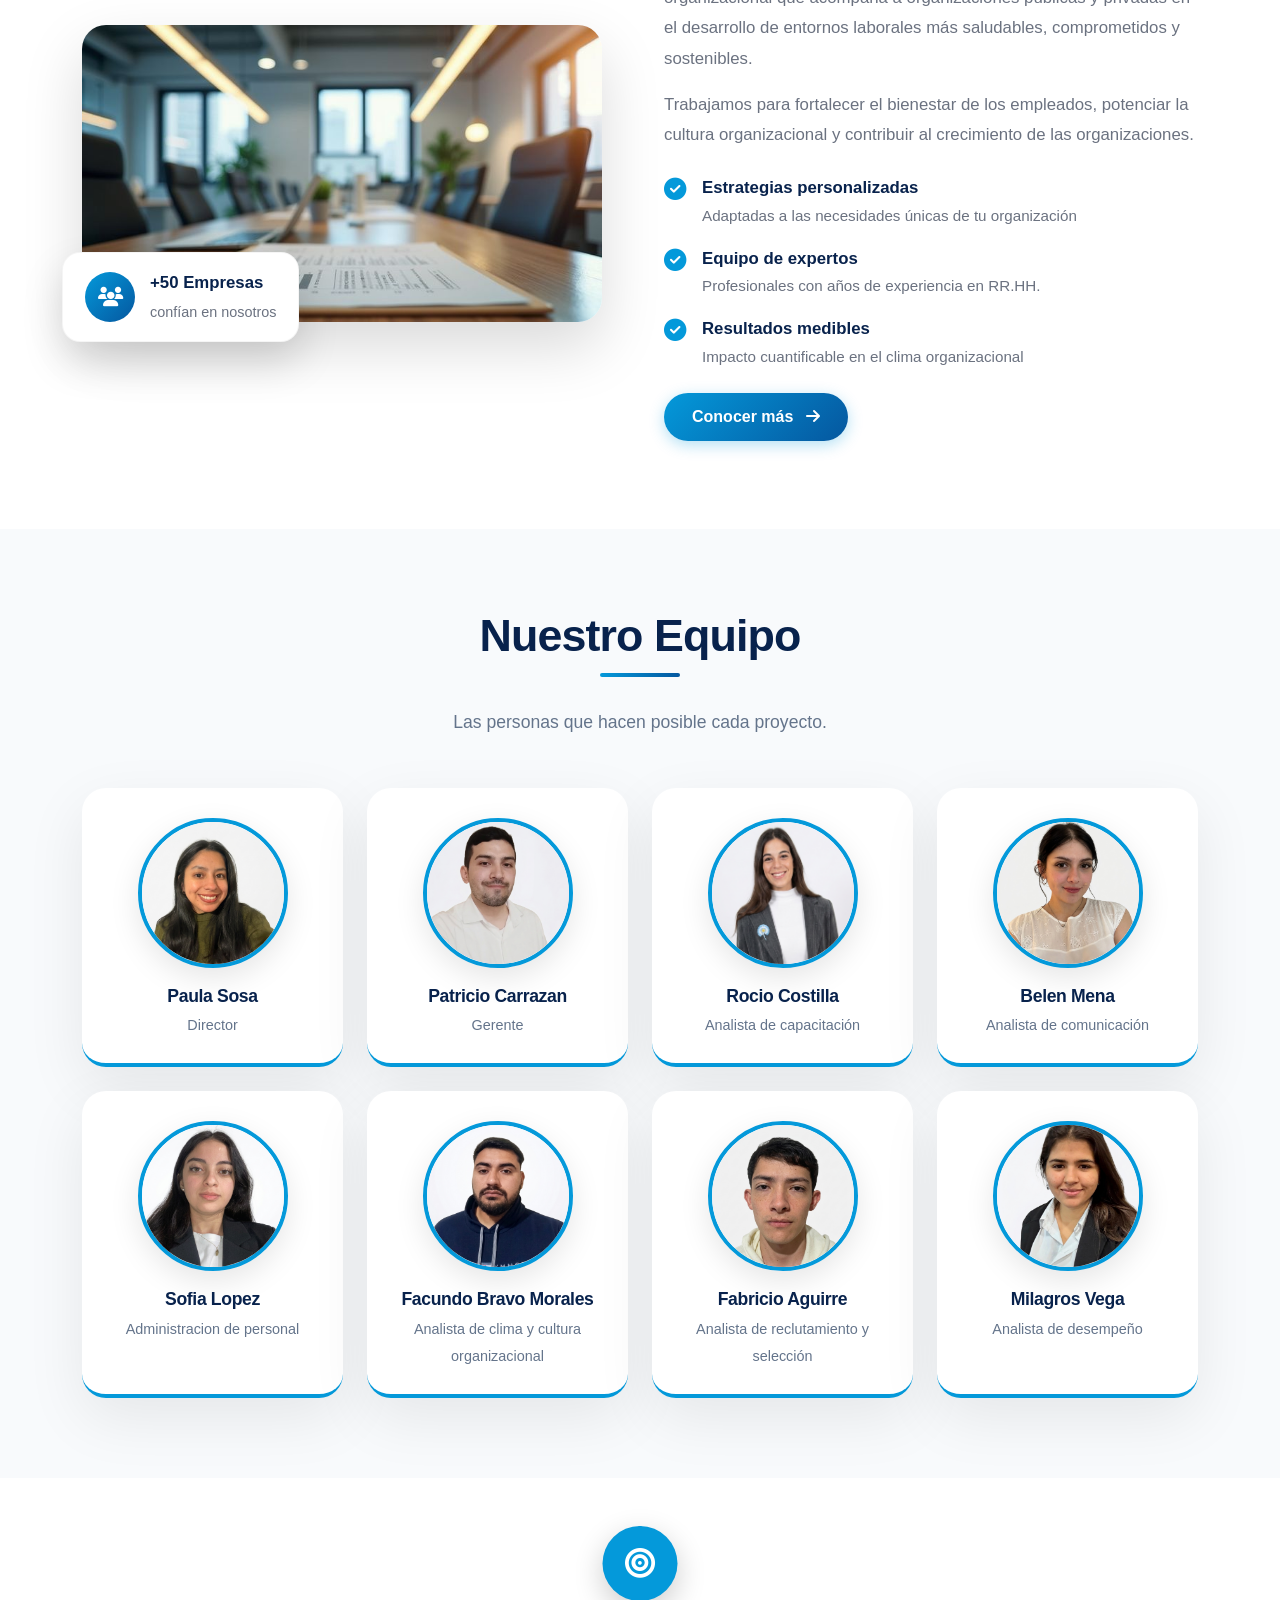
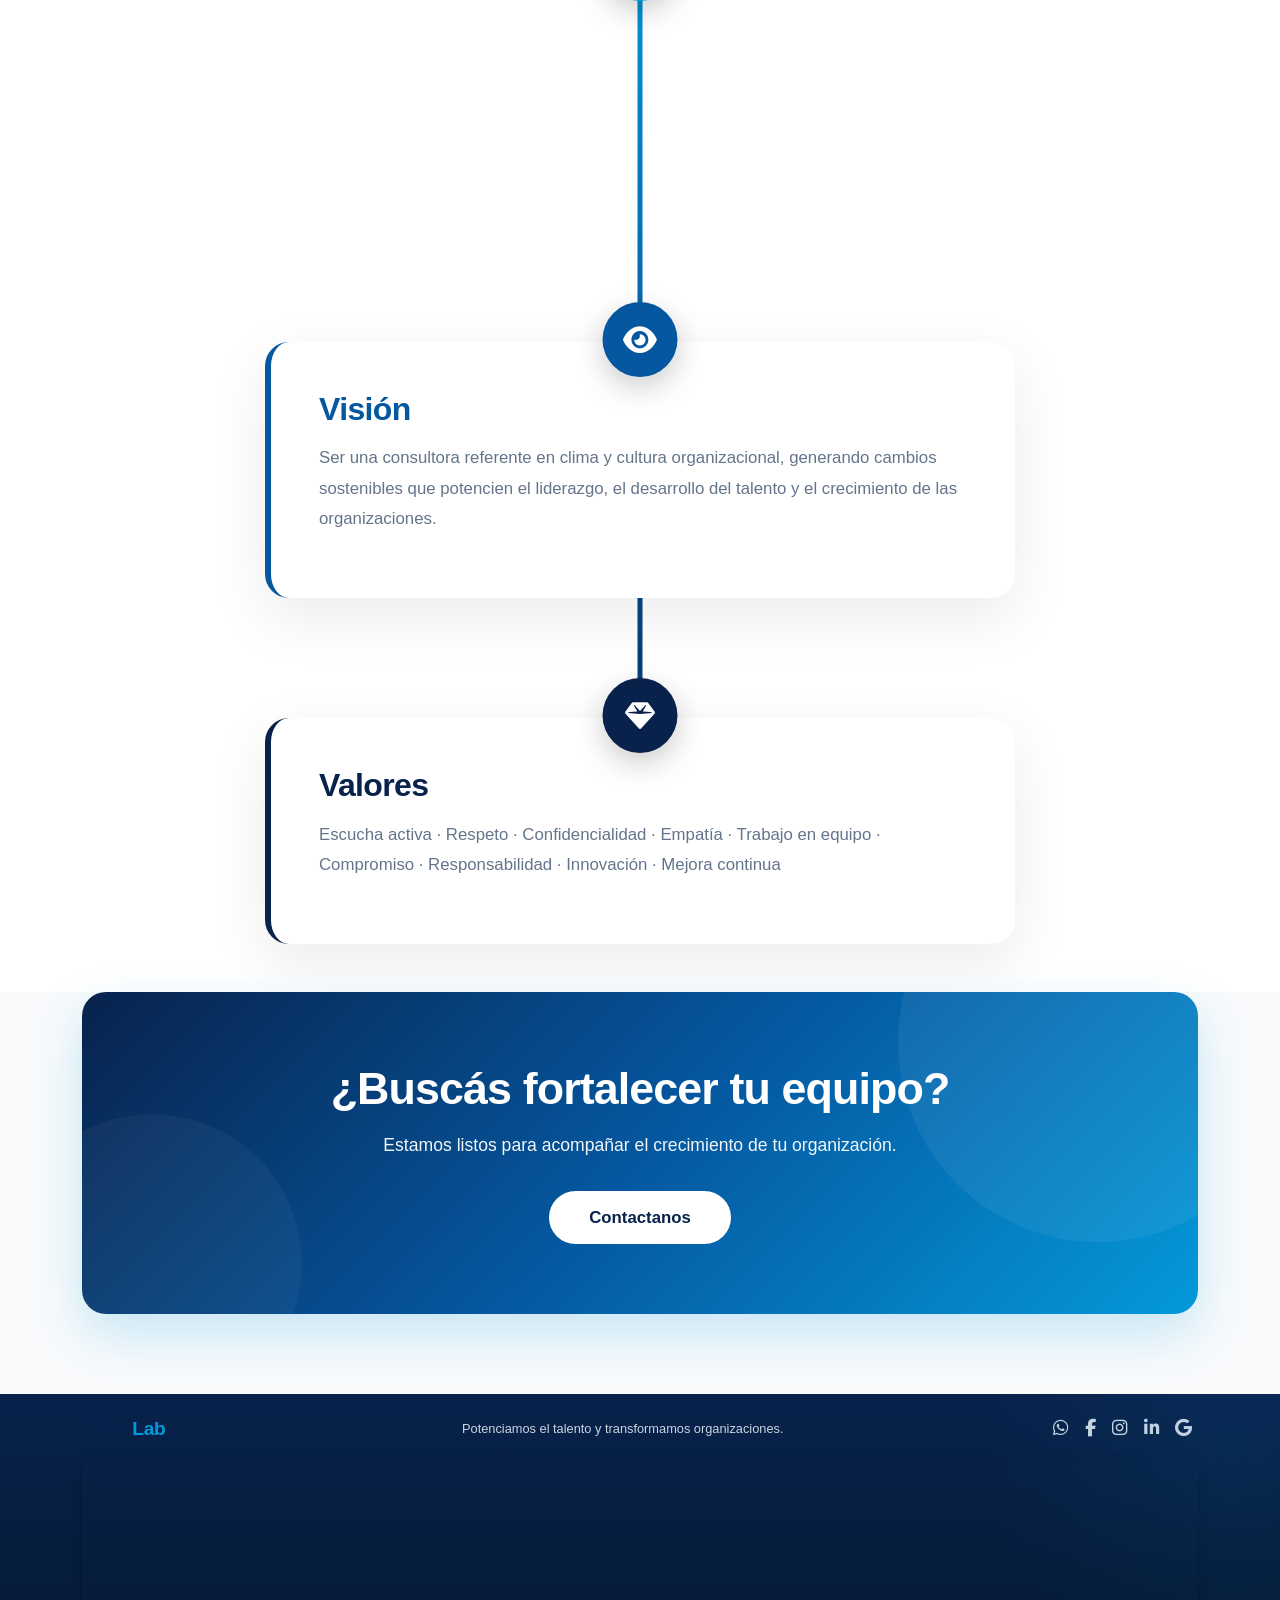
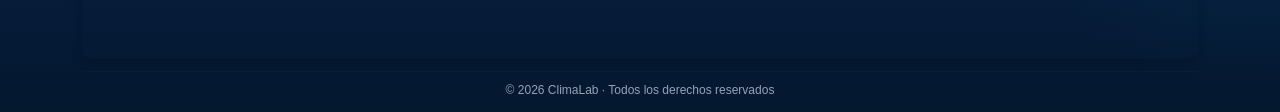
<file: sobre-nosotros.html>
<!DOCTYPE html>
<html lang="en">
<head>
  <meta charset="UTF-8">
  <meta name="viewport" content="width=device-width, initial-scale=1.0">
  <title>Sobre Nosotros</title>
  <link href="https://cdn.jsdelivr.net/npm/bootstrap@5.3.7/dist/css/bootstrap.min.css" rel="stylesheet">
  <link rel="stylesheet" href="https://cdnjs.cloudflare.com/ajax/libs/font-awesome/6.5.2/css/all.min.css">
  <link rel="stylesheet" href="sobrenos.css">
  <link rel="javascript" href="climalab.js">
</head>
<body>
  <!-- PANTALLA DE CARGA (PRELOADER) -->
<div id="preloader">
  <div class="loader-container">
    <img src="logo.jpeg" alt="Logo de la consultora" class="logo-carga">
    <div class="barra-carga">
      <div class="progreso"></div>
    </div>
  </div>
</div>

<!-- RESTO DE TU PÁGINA (contenido normal) -->
<header>
  <!-- tu menú, etc -->
</header>
<main>
  <!-- todo el contenido -->
</main>
  <nav id="navbar" class="navbar navbar-expand-lg fixed-top">
    <div class="container nav-box" data-aos="fade-down" data-aos-duration="800">
      <a class="navbar-brand" href="index.html">
        <img src="logo.jpeg" alt="ClimaLab" class="logo">
      </a>
      <button class="navbar-toggler" type="button" data-bs-toggle="collapse" data-bs-target="#menu">
        <span class="navbar-toggler-icon"></span>
      </button>
      <div class="collapse navbar-collapse" id="menu">
        <ul class="navbar-nav ms-auto align-items-lg-center">
          <li class="nav-item"><a class="nav-link" href="index.html">Inicio</a></li>
          <li class="nav-item"><a class="nav-link active" href="sobre-nosotros.html">Nosotros</a></li>
          <li class="nav-item"><a class="nav-link" href="servicios.html">Servicios</a></li>
          <li class="nav-item"><a class="nav-link" href="empresas-clientes.html">Clientes</a></li>
          <li class="nav-item ms-lg-3">
            <a href="contacto.html" class="btn btn-climalab">
              <i class="fas fa-paper-plane me-2"></i>Contacto
            </a>
          </li>
        </ul>
      </div>
    </div>
  </nav>
<div class="redes-sociales d-none d-lg-flex">
        <a href="https://wa.me/5493863418645" target="_blank" class="d-flex align-items-center text-decoration-none color-inherit">
            <i class="fab fa-whatsapp"></i>
        </a>
        <a href="https://www.facebook.com/climalab.consultora" aria-label="Facebook" target="_blank"><i class="fab fa-facebook-f"></i></a>
        <a href="https://www.instagram.com/climalab.consultora?igsh=bHp1MHZnd3U1dnNi&utm_source=qr" aria-label="Instagram" target="_blank"><i class="fab fa-instagram"></i></a>
        <a href="https://www.linkedin.com/company/climalab" aria-label="LinkedIn" target="_blank"><i class="fab fa-linkedin-in"></i></a>
        <a href="mailto:climalabco@gmail.com" aria-label="Correo"><i class="fas fa-envelope"></i></a>
</div>
<section class="nosotros-hero">

    <div class="circulo circulo1"></div>
    <div class="circulo circulo2"></div>
    <div class="circulo circulo3"></div>

    <div class="container position-relative">

        <div class="row justify-content-center text-center">

            <div class="col-lg-8">

                <span class="badge-climalab">
                    Consultora de Recursos Humanos
                </span>

                <h1 class="titulo-principal mt-4">
                    Potenciamos el talento y transformamos organizaciones
                </h1>

                <p class="descripcion-principal">
                    Acompañamos a empresas en la gestión estratégica de personas,
                    impulsando equipos más comprometidos, productivos y preparados
                    para afrontar nuevos desafíos.
                </p>

            </div>

        </div>

    </div>

    <div class="wave">

        <svg xmlns="http://www.w3.org/2000/svg"
             viewBox="0 0 1440 320"
             preserveAspectRatio="none">

            <path fill="rgba(255,255,255,.18)"
            d="M0,96L80,112C160,128,320,160,480,170.7C640,181,800,171,960,154.7C1120,139,1280,117,1360,106.7L1440,96L1440,320L0,320Z"/>

            <path fill="rgba(255,255,255,.35)"
            d="M0,160L80,149.3C160,139,320,117,480,101.3C640,85,800,75,960,90.7C1120,107,1280,149,1360,170.7L1440,192L1440,320L0,320Z"/>

            <path fill="#fff"
            d="M0,224L120,213.3C240,203,480,181,720,181.3C960,181,1200,203,1320,208L1440,213L1440,320L0,320Z"/>

        </svg>

    </div>

</section>

<section class="estadisticas">
  <div class="container">

    <div class="row text-center">

      <div class="col-md-4">
        <div class="stat-card">
          <h2>+40</h2>
          <p>Procesos realizados</p>
        </div>
      </div>

      <div class="col-md-4">
        <div class="stat-card">
          <h2>+15</h2>
          <p>Empresas acompañadas</p>
        </div>
      </div>

      <div class="col-md-4">
        <div class="stat-card">
          <h2>95%</h2>
          <p>Clientes satisfechos</p>
        </div>
      </div>

    </div>

  </div>
</section>

<!-- ======= SECCIÓN QUIÉNES SOMOS (MEJORADA) ======= -->
<section id="quienes-somos" class="quienes-somos">
  <div class="container">

    <!-- TÍTULO DE SECCIÓN -->
    <div class="section-title text-center">
      <h2>Quiénes Somos</h2>
      <p>
        Somos una consultora especializada en Recursos Humanos orientada
        a potenciar el desarrollo organizacional y la gestión del talento.
      </p>
    </div>

    <!-- FILA PRINCIPAL: IMAGEN + TEXTO -->
    <div class="row align-items-center g-5 mt-3">

      <!-- COLUMNA IZQUIERDA: IMAGEN -->
      <div class="col-lg-6">
        <div class="imagen-contenedor">
          
          <!-- Imagen con sombra y borde redondeado (estilo consistente) -->
          <img src="oficina.jpeg"
            class="hero-img"
            alt="Equipo de ClimaLab en una oficina moderna y colaborativa">

          <!-- TARJETA FLOTANTE (ahora con estilos de tu sistema) -->
          <div class="tarjeta-flotante">
            <i class="fa-solid fa-users"></i>
            <div>
              <strong>+50 Empresas</strong><br>
              <span style="color: #6b7280; font-size: 0.9rem;">confían en nosotros</span>
            </div>
          </div>

        </div>
      </div>

      <!-- COLUMNA DERECHA: TEXTO -->
      <div class="col-lg-6">

        <h3 class="fw-bold mb-3" style="color: #08224C; font-size: 2rem;">
          Comprometidos con tu crecimiento
        </h3>

        <!-- Párrafos con mejor legibilidad -->
        <p style="color: #6b7280; line-height: 1.8; font-size: 1.05rem;">
          <strong style="color: #08224C;">Somos ClimaLab</strong>, una consultora especializada en clima y cultura organizacional que acompaña a organizaciones públicas y privadas en el desarrollo de entornos laborales más saludables, comprometidos y sostenibles.
        </p>
        <p style="color: #6b7280; line-height: 1.8; font-size: 1.05rem;">
          Trabajamos para fortalecer el bienestar de los empleados, potenciar la cultura organizacional y contribuir al crecimiento de las organizaciones.
        </p>

        <!-- LISTA DE BENEFICIOS (con estilo mejorado) -->
        <ul class="list-unstyled mt-4" style="font-size: 1.05rem;">
          <li class="mb-3 d-flex align-items-start gap-3">
            <i class="fa-solid fa-check-circle mt-1" style="color: #0499DA; font-size: 1.4rem;"></i>
            <div>
              <strong style="color: #08224C;">Estrategias personalizadas</strong>
              <span style="color: #6b7280; display: block; font-size: 0.95rem;">Adaptadas a las necesidades únicas de tu organización</span>
            </div>
          </li>
          <li class="mb-3 d-flex align-items-start gap-3">
            <i class="fa-solid fa-check-circle mt-1" style="color: #0499DA; font-size: 1.4rem;"></i>
            <div>
              <strong style="color: #08224C;">Equipo de expertos</strong>
              <span style="color: #6b7280; display: block; font-size: 0.95rem;">Profesionales con años de experiencia en RR.HH.</span>
            </div>
          </li>
          <li class="mb-3 d-flex align-items-start gap-3">
            <i class="fa-solid fa-check-circle mt-1" style="color: #0499DA; font-size: 1.4rem;"></i>
            <div>
              <strong style="color: #08224C;">Resultados medibles</strong>
              <span style="color: #6b7280; display: block; font-size: 0.95rem;">Impacto cuantificable en el clima organizacional</span>
            </div>
          </li>
        </ul>

        <!-- BOTÓN DE ACCIÓN (opcional) -->
        <div class="mt-4">
          <a href="#contacto" class="btn-climalab" style="display: inline-block; text-decoration: none;">
            Conocer más <i class="fa-solid fa-arrow-right ms-2"></i>
          </a>
        </div>

      </div>

    </div>

  </div>
</section>
<section class="equipo-section">
  <div class="container">

    <div class="section-title text-center">
      <h2>Nuestro Equipo</h2>
      <p>Las personas que hacen posible cada proyecto.</p>
    </div>

    <div class="row g-4 justify-content-center">

      <div class="col-lg-3 col-md-6">
        <div class="equipo-card">
          <img src="paula.png" alt="Paula Sosa">
          <h5>Paula Sosa</h5>
          <span>Director</span>
        </div>
      </div>
      <div class="col-lg-3 col-md-6">
        <div class="equipo-card">
          <img src="patricio.png" alt="Patricio Carrazan">
          <h5>Patricio Carrazan</h5>
          <span>Gerente</span>
        </div>
      </div>

      <div class="col-lg-3 col-md-6">
        <div class="equipo-card">
          <img src="rocio.png" alt="Rocio Costilla">
          <h5>Rocio Costilla</h5>
          <span>Analista de capacitación</span>
        </div>
      </div>

      <div class="col-lg-3 col-md-6">
        <div class="equipo-card">
          <img src="belen.png" alt="Belen Mena">
          <h5>Belen Mena</h5>
          <span>Analista de comunicación</span>
        </div>
      </div>

      <div class="col-lg-3 col-md-6">
        <div class="equipo-card">
          <img src="sofia.png" alt="Sofia Lopez">
          <h5>Sofia Lopez</h5>
          <span>Administracion de personal</span>
        </div>
      </div>
       <div class="col-lg-3 col-md-6">
        <div class="equipo-card">
          <img src="facundo.png" alt="Facundo Bravo Morales">
          <h5>Facundo Bravo Morales</h5>
          <span>Analista de clima y cultura organizacional</span>
        </div>
      </div>
      <div class="col-lg-3 col-md-6">
        <div class="equipo-card">
          <img src="fabricio.png" alt="Fabricio Aguirre">
          <h5>Fabricio Aguirre</h5>
          <span>Analista de reclutamiento y selección</span>
        </div>
      </div>
      <div class="col-lg-3 col-md-6">
        <div class="equipo-card">
          <img src="mili.png" alt="Milagros Vega">
          <h5>Milagros Vega</h5>
          <span>Analista de desempeño</span>
        </div>
      </div>

    </div>

  </div>
</section>
<section class="timeline py-5">

    <div class="container position-relative">

        <!-- Línea -->
        <div class="linea"></div>

        <!-- Misión -->
        <div class="timeline-item">

            <div class="circulo bg-azul">
                <i class="fa-solid fa-bullseye"></i>
            </div>

            <div class="card timeline-card borde-azul">
                <div class="card-body p-5">

                    <h2 class="titulo-azul">Misión</h2>

                    <p>
Impulsar organizaciones más humanas y eficientes, fortaleciendo el clima laboral y la cultura organizacional mediante estrategias centradas en las personas, promoviendo el compromiso, la comunicación y el desarrollo de los equipos.                    </p>

                </div>
            </div>

        </div>

        <!-- Visión -->
        <div class="timeline-item">

            <div class="circulo bg-azul-oscuro">
                <i class="fa-solid fa-eye"></i>
            </div>

            <div class="card timeline-card borde-azul-oscuro">
                <div class="card-body p-5">

                    <h2 class="titulo-azul-oscuro">Visión</h2>

                    <p>
Ser una consultora referente en clima y cultura organizacional, generando cambios sostenibles que potencien el liderazgo, el desarrollo del talento y el crecimiento de las organizaciones.                    </p>

                </div>
            </div>

        </div>

        <!-- Valores -->
        <div class="timeline-item">

            <div class="circulo bg-azul-muy-oscuro">
                <i class="fa-solid fa-gem"></i>
            </div>

            <div class="card timeline-card borde-azul-muy-oscuro">
                <div class="card-body p-5">

                    <h2 class="titulo-azul-muy-oscuro">Valores</h2>

                    <p>
Escucha activa · Respeto · Confidencialidad · Empatía · Trabajo en equipo · Compromiso · Responsabilidad · Innovación · Mejora continua                    </p>

                </div>
            </div>

        </div>

    </div>

</section>



<section class="cta-section">
  <div class="container">

    <div class="cta-box">
      <h2>¿Buscás fortalecer tu equipo?</h2>

      <p>
        Estamos listos para acompañar el crecimiento de tu organización.
      </p>

      <a href="contacto.html" class="btn btn-light">
        Contactanos
      </a>
    </div>

  </div>
</section>
<footer class="footer-modern" style="padding: 20px 0 12px;">
    <div class="container">
        <div class="row align-items-center">
            <!-- Logo -->
            <div class="col-md-4">
                <h3 class="footer-logo" style="font-size: 1.2rem; margin-bottom: 0;">
                    Clima<span>Lab</span>
                </h3>
            </div>
            <!-- Frase -->
            <div class="col-md-5">
                <p style="margin-bottom: 0; font-size: 0.8rem; color: #cbd5e1;">
                    Potenciamos el talento y transformamos organizaciones.
                </p>
            </div>
            <!-- Redes Sociales -->
            <div class="col-md-3 text-md-end">
                <a href="#" aria-label="WhatsApp" style="color: #cbd5e1; margin: 0 6px; font-size: 1.1rem;"><i class="fab fa-whatsapp"></i></a>
                <a href="#" aria-label="Facebook" style="color: #cbd5e1; margin: 0 6px; font-size: 1.1rem;"><i class="fab fa-facebook-f"></i></a>
                <a href="#" aria-label="Instagram" style="color: #cbd5e1; margin: 0 6px; font-size: 1.1rem;"><i class="fab fa-instagram"></i></a>
                <a href="#" aria-label="LinkedIn" style="color: #cbd5e1; margin: 0 6px; font-size: 1.1rem;"><i class="fab fa-linkedin-in"></i></a>
                <a href="#" aria-label="Correo electrónico" style="color: #cbd5e1; margin: 0 6px; font-size: 1.1rem;"><i class="fab fa-google"></i></a>
            </div>
        </div>

        <!-- MAPA - Nueva fila -->
        <div class="row" style="margin-top: 15px;">
            <div class="col-12">
                <div style="border-radius: 10px; overflow: hidden; box-shadow: 0 4px 12px rgba(0,0,0,0.2);">
                    <iframe 
                        src="https://www.google.com/maps/embed?pb=!1m18!1m12!1m3!1d56989.473106975625!2d-65.51858721518484!3d-27.168103353917027!2m3!1f0!2f0!3f0!3m2!1i1024!2i768!4f13.1!3m3!1m2!1s0x94225b3b2b09adb1%3A0x7c0ef385a5f3e12e!2sMonteros%2C%20Tucum%C3%A1n!5e0!3m2!1ses-419!2sar!4v1740000000000" 
                        width="100%" 
                        height="200" 
                        style="border:0; display:block;" 
                        allowfullscreen="" 
                        loading="lazy" 
                        referrerpolicy="no-referrer-when-downgrade">
                    </iframe>
                </div>
            </div>
        </div>

        <hr style="margin: 12px 0 8px;">
        <div class="footer-bottom" style="font-size: 0.75rem; margin-top: 0;">
            © 2026 ClimaLab · Todos los derechos reservados
        </div>
    </div>
</footer>
<script src="climalab.js"></script>
</body>
</html>
</file>
<file: contacto.css>
/* ==========================
   CLIMALAB - CONTACTO
   ESTILO PREMIUM
========================== */

:root {
  --azul-claro: #0499DA;
  --azul: #05579F;
  --azul-oscuro: #08224C;
  --verde: #289E2B;
  --amarillo: #ECCF12;
  --naranja: #E6A513;
  --blanco: #ffffff;
  --gris: #f8fafc;
  --gris-oscuro: #64748b;
  --texto: #334155;
  --shadow: 0 20px 60px rgba(0,0,0,0.08);
  --shadow-hover: 0 30px 80px rgba(4,153,218,0.15);
  --transition: all 0.4s cubic-bezier(0.25, 0.46, 0.45, 0.94);
  --radius: 24px;
}

/* ===== BASE ===== */
* {
  margin: 0;
  padding: 0;
  box-sizing: border-box;
}

body {
  font-family: 'Inter', -apple-system, BlinkMacSystemFont, 'Segoe UI', sans-serif;
  color: var(--texto);
  overflow-x: hidden;
  background: var(--gris);
  line-height: 1.7;
}

/* ===== PRELOADER ===== */
#preloader {
  position: fixed;
  top: 0;
  left: 0;
  width: 100%;
  height: 100%;
  background: linear-gradient(135deg, var(--azul-oscuro), var(--azul));
  display: flex;
  justify-content: center;
  align-items: center;
  z-index: 9999;
  transition: opacity 0.8s ease, visibility 0.8s ease;
}

#preloader.oculto {
  opacity: 0;
  visibility: hidden;
  pointer-events: none;
}

.loader-container {
  text-align: center;
  animation: fadeInUp 0.8s ease;
}

.logo-carga {
  width: 180px;
  height: auto;
  display: block;
  margin: 0 auto 30px auto;
  animation: pulse 1.5s infinite ease-in-out;
  border-radius: 20px;
}

.cargando-texto {
  color: rgba(255,255,255,0.6);
  font-size: 0.9rem;
  margin-top: 20px;
  letter-spacing: 2px;
  font-weight: 300;
}

.barra-carga {
  width: 240px;
  height: 4px;
  background: rgba(255,255,255,0.15);
  border-radius: 4px;
  margin: 0 auto;
  overflow: hidden;
}

.progreso {
  width: 0%;
  height: 100%;
  background: linear-gradient(90deg, #64ffda, #48b5e4);
  border-radius: 4px;
  animation: cargar 2.5s ease-in-out forwards;
}

@keyframes fadeInUp {
  from { opacity: 0; transform: translateY(30px); }
  to { opacity: 1; transform: translateY(0); }
}

@keyframes pulse {
  0%, 100% { transform: scale(1); opacity: 1; }
  50% { transform: scale(1.05); opacity: 0.8; }
}

@keyframes cargar {
  0% { width: 0%; }
  100% { width: 100%; }
}

/* ===== NAVBAR ===== */
.logo {
  height: 55px;
  width: auto;
  object-fit: contain;
}

.nav-box {
  background: rgba(255,255,255,0.95);
  backdrop-filter: blur(20px);
  border-radius: 60px;
  padding: 8px 24px;
  box-shadow: 0 10px 40px rgba(0,0,0,0.06);
  transition: var(--transition);
  border: 1px solid rgba(255,255,255,0.3);
}

#navbar {
  padding: 20px 0;
  background: transparent;
  transition: var(--transition);
}

#navbar.scrolled {
  padding: 8px 0;
}

#navbar.scrolled .nav-box {
  box-shadow: 0 15px 50px rgba(0,0,0,0.1);
}

.nav-link {
  color: var(--azul-oscuro) !important;
  font-weight: 600;
  margin: 0 6px;
  padding: 8px 14px !important;
  border-radius: 50px;
  transition: var(--transition);
  position: relative;
}

.nav-link::after {
  content: '';
  position: absolute;
  bottom: 2px;
  left: 50%;
  transform: translateX(-50%);
  width: 0;
  height: 2px;
  background: linear-gradient(90deg, var(--azul-claro), var(--verde));
  transition: var(--transition);
  border-radius: 4px;
}

.nav-link:hover::after,
.nav-link.active::after {
  width: 60%;
}

.nav-link:hover {
  color: var(--azul-claro) !important;
  background: rgba(4, 153, 218, 0.06);
}

.nav-link.active {
  color: var(--azul-claro) !important;
}

.btn-climalab {
  background: linear-gradient(135deg, var(--azul-claro), var(--azul));
  color: white;
  border-radius: 50px;
  padding: 10px 28px;
  font-weight: 600;
  border: none;
  transition: var(--transition);
  box-shadow: 0 4px 15px rgba(4, 153, 218, 0.3);
  position: relative;
  overflow: hidden;
  text-decoration: none;
}

.btn-climalab:hover {
  transform: translateY(-2px);
  box-shadow: 0 8px 25px rgba(4, 153, 218, 0.4);
  color: white;
  background: linear-gradient(135deg, var(--azul), var(--azul-oscuro));
}

.active-btn {
  background: linear-gradient(135deg, var(--verde), #1D7A1F);
  box-shadow: 0 4px 15px rgba(40, 158, 43, 0.3);
}

.active-btn:hover {
  background: linear-gradient(135deg, #1D7A1F, var(--azul-oscuro));
  box-shadow: 0 8px 25px rgba(40, 158, 43, 0.4);
}

/* ===== REDES SOCIALES FLOTANTES ===== */
.redes-sociales {
  position: fixed;
  left: 20px;
  top: 50%;
  transform: translateY(-50%);
  display: flex;
  flex-direction: column;
  gap: 10px;
  z-index: 999;
}

.redes-sociales a {
  width: 48px;
  height: 48px;
  border-radius: 50%;
  background: rgba(8, 34, 76, 0.85);
  backdrop-filter: blur(10px);
  display: flex;
  justify-content: center;
  align-items: center;
  color: #fff;
  font-size: 18px;
  transition: var(--transition);
  text-decoration: none;
  box-shadow: 0 4px 15px rgba(0,0,0,0.1);
}

.redes-sociales a:hover {
  background: var(--verde);
  transform: translateX(5px);
  box-shadow: 0 8px 25px rgba(40, 158, 43, 0.4);
}

/* =========================================
   HERO CONTACTO
   ========================================= */
.contacto-hero {
  position: relative;
  overflow: hidden;
  min-height: 75vh;
  display: flex;
  align-items: center;
  text-align: center;
  padding: 120px 0 80px;
  
  background:
    radial-gradient(circle at top right, rgba(255,255,255,0.08), transparent 35%),
    radial-gradient(circle at bottom left, rgba(4,153,218,0.15), transparent 40%),
    linear-gradient(135deg, #071a38 0%, var(--azul-oscuro) 35%, var(--azul) 75%, var(--azul-claro) 100%);
  color: #fff;
}

.hero-overlay {
  position: absolute;
  inset: 0;
  background-image: radial-gradient(rgba(255,255,255,0.03) 1px, transparent 1px);
  background-size: 26px 26px;
  opacity: 0.4;
  pointer-events: none;
}

/* Círculos decorativos */
.circulo-deco {
  position: absolute;
  border-radius: 50%;
  background: rgba(255,255,255,0.05);
  z-index: 1;
  animation: flotar 8s ease-in-out infinite;
}

.circulo-deco-1 {
  width: 300px;
  height: 300px;
  top: -80px;
  right: -60px;
  animation-delay: 0s;
}

.circulo-deco-2 {
  width: 180px;
  height: 180px;
  bottom: 100px;
  left: -40px;
  animation-delay: 2s;
}

.circulo-deco-3 {
  width: 100px;
  height: 100px;
  top: 150px;
  right: 20%;
  animation-delay: 4s;
}

@keyframes flotar {
  0%, 100% { transform: translateY(0px) scale(1); }
  50% { transform: translateY(-20px) scale(1.05); }
}

/* Contenido hero */
.contacto-hero .container {
  position: relative;
  z-index: 2;
}

.badge-contacto {
  display: inline-block;
  padding: 10px 24px;
  border-radius: 40px;
  background: rgba(255,255,255,0.12);
  backdrop-filter: blur(10px);
  font-weight: 600;
  font-size: 0.85rem;
  letter-spacing: 0.5px;
  border: 1px solid rgba(255,255,255,0.15);
  margin-bottom: 15px;
}

.titulo-contacto {
  font-size: 3.8rem;
  font-weight: 900;
  color: #fff;
  letter-spacing: -0.03em;
}

.titulo-contacto span {
  background: linear-gradient(135deg, #64ffda, var(--verde));
  -webkit-background-clip: text;
  -webkit-text-fill-color: transparent;
  background-clip: text;
}

.descripcion-contacto {
  font-size: 1.15rem;
  color: rgba(255,255,255,0.85);
  margin-top: 15px;
  line-height: 1.8;
  max-width: 700px;
  margin-left: auto;
  margin-right: auto;
}

/* Ondas */
.wave-contacto {
  position: absolute;
  left: 0;
  bottom: 0;
  width: 100%;
  line-height: 0;
  overflow: hidden;
  z-index: 2;
  pointer-events: none;
}

.wave-contacto svg {
  display: block;
  width: 100%;
  height: 200px;
}

/* =========================================
   SECCIÓN CONTACTO - FORMULARIO
   ========================================= */
.seccion-contacto {
  padding: 80px 0 100px;
  background: var(--gris);
}

/* INFO CONTACTO */
.info-contacto {
  background: #fff;
  padding: 45px 35px;
  border-radius: var(--radius);
  box-shadow: var(--shadow);
  height: 100%;
  border: 1px solid rgba(0,0,0,0.04);
}

.badge-info {
  display: inline-block;
  padding: 6px 16px;
  border-radius: 50px;
  background: rgba(4, 153, 218, 0.10);
  color: var(--azul-claro);
  font-weight: 600;
  font-size: 0.8rem;
  margin-bottom: 15px;
}

.info-contacto h2 {
  font-size: 2rem;
  font-weight: 800;
  color: var(--azul-oscuro);
  margin-bottom: 12px;
}

.info-contacto h2 span {
  background: linear-gradient(90deg, var(--azul-claro), var(--verde));
  -webkit-background-clip: text;
  -webkit-text-fill-color: transparent;
  background-clip: text;
}

.info-descripcion {
  color: var(--gris-oscuro);
  line-height: 1.8;
  margin-bottom: 30px;
  font-size: 0.95rem;
}

.info-items {
  display: flex;
  flex-direction: column;
  gap: 18px;
  margin-bottom: 30px;
}

.info-item {
  display: flex;
  align-items: center;
  gap: 18px;
  padding: 15px 18px;
  border-radius: 16px;
  background: var(--gris);
  transition: var(--transition);
  cursor: pointer;
}

.info-item:hover {
  background: rgba(4, 153, 218, 0.06);
  transform: translateX(5px);
}

.info-icono {
  width: 48px;
  height: 48px;
  border-radius: 50%;
  background: linear-gradient(135deg, var(--azul-claro), var(--verde));
  display: flex;
  justify-content: center;
  align-items: center;
  color: #fff;
  font-size: 18px;
  flex-shrink: 0;
}

.info-item h4 {
  font-size: 0.85rem;
  font-weight: 600;
  color: var(--azul-oscuro);
  margin: 0;
}

.info-item p {
  margin: 0;
  color: var(--gris-oscuro);
  font-size: 0.9rem;
}

/* Redes en info */
.info-redes h4 {
  font-size: 0.95rem;
  font-weight: 600;
  color: var(--azul-oscuro);
  margin-bottom: 12px;
}

.redes-wrapper {
  display: flex;
  gap: 12px;
}

.redes-wrapper a {
  width: 44px;
  height: 44px;
  border-radius: 50%;
  background: var(--gris);
  display: flex;
  justify-content: center;
  align-items: center;
  color: var(--azul-oscuro);
  font-size: 18px;
  transition: var(--transition);
  text-decoration: none;
}

.redes-wrapper a:hover {
  background: linear-gradient(135deg, var(--azul-claro), var(--verde));
  color: #fff;
  transform: translateY(-5px);
  box-shadow: 0 8px 25px rgba(4, 153, 218, 0.3);
}

/* FORMULARIO */
.formulario-wrapper {
  background: #fff;
  padding: 45px 40px;
  border-radius: var(--radius);
  box-shadow: var(--shadow);
  border: 1px solid rgba(0,0,0,0.04);
}

.formulario-header {
  margin-bottom: 30px;
}

.badge-form {
  display: inline-block;
  padding: 6px 16px;
  border-radius: 50px;
  background: rgba(40, 158, 43, 0.10);
  color: var(--verde);
  font-weight: 600;
  font-size: 0.8rem;
  margin-bottom: 10px;
}

.formulario-header h3 {
  font-size: 1.6rem;
  font-weight: 700;
  color: var(--azul-oscuro);
  margin-bottom: 5px;
}

.formulario-header p {
  color: var(--gris-oscuro);
  font-size: 0.95rem;
}

/* Campos del formulario */
.campo-grupo {
  position: relative;
}

.campo-grupo label {
  display: block;
  font-weight: 600;
  font-size: 0.85rem;
  color: var(--azul-oscuro);
  margin-bottom: 6px;
}

.campo-grupo label i {
  color: var(--azul-claro);
  margin-right: 6px;
}

.campo-grupo input,
.campo-grupo select,
.campo-grupo textarea {
  width: 100%;
  padding: 12px 16px;
  border: 2px solid #e2e8f0;
  border-radius: 14px;
  font-size: 0.95rem;
  font-family: inherit;
  transition: var(--transition);
  background: var(--gris);
  color: var(--texto);
}

.campo-grupo input:focus,
.campo-grupo select:focus,
.campo-grupo textarea:focus {
  outline: none;
  border-color: var(--azul-claro);
  background: #fff;
  box-shadow: 0 0 0 4px rgba(4, 153, 218, 0.08);
}

.campo-grupo textarea {
  resize: vertical;
  min-height: 120px;
}

.campo-grupo select {
  appearance: none;
  background-image: url("data:image/svg+xml,%3Csvg xmlns='http://www.w3.org/2000/svg' width='12' height='12' viewBox='0 0 12 12'%3E%3Cpath fill='%2364748b' d='M6 8L1 3h10z'/%3E%3C/svg%3E");
  background-repeat: no-repeat;
  background-position: right 16px center;
  background-size: 12px;
  cursor: pointer;
}

/* Línea animada en campos */
.campo-linea {
  display: block;
  height: 2px;
  width: 0;
  background: linear-gradient(90deg, var(--azul-claro), var(--verde));
  transition: var(--transition);
  border-radius: 4px;
  margin-top: 4px;
}

.campo-grupo input:focus ~ .campo-linea,
.campo-grupo select:focus ~ .campo-linea,
.campo-grupo textarea:focus ~ .campo-linea {
  width: 100%;
}

/* Botón enviar */
.btn-enviar {
  width: 100%;
  padding: 16px 30px;
  border: none;
  border-radius: 50px;
  background: linear-gradient(135deg, var(--azul-claro), var(--azul));
  color: #fff;
  font-weight: 700;
  font-size: 1.05rem;
  transition: var(--transition);
  box-shadow: 0 4px 20px rgba(4, 153, 218, 0.3);
  position: relative;
  overflow: hidden;
  cursor: pointer;
}

.btn-enviar:hover {
  transform: translateY(-3px);
  box-shadow: 0 8px 35px rgba(4, 153, 218, 0.4);
}

.btn-enviar:active {
  transform: scale(0.98);
}

/* Efecto shine */
.btn-shine::before {
  content: "";
  position: absolute;
  top: 0;
  left: -120%;
  width: 80%;
  height: 100%;
  background: rgba(255, 255, 255, 0.3);
  transform: skewX(-30deg);
  transition: 0.6s;
}

.btn-shine:hover::before {
  left: 140%;
}

/* Estado loading del botón */
.btn-enviar.cargando {
  pointer-events: none;
  opacity: 0.7;
}

.btn-enviar .btn-progreso {
  display: none;
  position: absolute;
  bottom: 0;
  left: 0;
  height: 3px;
  background: rgba(255,255,255,0.5);
  border-radius: 0 4px 4px 0;
  animation: progresoCarga 2s ease-in-out;
}

.btn-enviar.cargando .btn-progreso {
  display: block;
  animation: progresoCarga 2s ease-in-out forwards;
}

@keyframes progresoCarga {
  0% { width: 0%; }
  100% { width: 100%; }
}

/* ===== MENSAJE DE ÉXITO ===== */
.mensaje-exito {
  display: none; /* ← SIN !important */
  align-items: center;
  gap: 12px;
  padding: 16px 20px;
  border-radius: 14px;
  background: rgba(40, 158, 43, 0.08);
  border: 1px solid rgba(40, 158, 43, 0.15);
  color: var(--verde);
  font-weight: 500;
  margin-top: 10px;
  animation: fadeInUp 0.5s ease;
}

/* Cuando se muestra con la clase 'show' */
.mensaje-exito.show {
  display: flex !important; /* ← Solo se activa con esta clase */
}

.mensaje-exito i {
  font-size: 1.5rem;
  color: var(--verde);
  flex-shrink: 0;
}

/* =========================================
   MAPA
   ========================================= */
.seccion-mapa {
  padding: 0 0 80px;
  background: var(--gris);
}

.mapa-wrapper {
  position: relative;
  border-radius: var(--radius);
  overflow: hidden;
  box-shadow: var(--shadow);
}

.mapa-overlay-info {
  position: absolute;
  bottom: 20px;
  left: 50%;
  transform: translateX(-50%);
  background: rgba(255,255,255,0.95);
  backdrop-filter: blur(10px);
  padding: 10px 24px;
  border-radius: 50px;
  display: flex;
  align-items: center;
  gap: 10px;
  box-shadow: 0 8px 30px rgba(0,0,0,0.12);
  font-weight: 600;
  color: var(--azul-oscuro);
}

.mapa-overlay-info i {
  color: var(--verde);
  font-size: 1.2rem;
}

/* =========================================
   FOOTER
   ========================================= */
.footer-modern {
  background: linear-gradient(180deg, var(--azul-oscuro), #04182E);
  color: white;
  padding: 20px 0 12px;
  position: relative;
  overflow: hidden;
}

.footer-logo {
  font-size: 1.5rem;
  font-weight: 800;
}

.footer-logo span {
  color: var(--verde);
}

.footer-modern a {
  color: #cbd5e1;
  text-decoration: none;
  transition: var(--transition);
}

.footer-modern a:hover {
  color: var(--verde);
}

.footer-bottom {
  text-align: center;
  color: #94a3b8;
}

/* =========================================
   RESPONSIVE
   ========================================= */
@media (max-width: 991px) {
  .contacto-hero {
    min-height: 60vh;
    padding: 100px 0 60px;
  }

  .titulo-contacto {
    font-size: 2.8rem;
  }

  .info-contacto {
    padding: 30px 25px;
  }

  .formulario-wrapper {
    padding: 30px 25px;
  }

  .redes-sociales {
    display: none !important;
  }
}

@media (max-width: 768px) {
  .contacto-hero {
    min-height: 50vh;
    padding: 80px 0 40px;
  }

  .titulo-contacto {
    font-size: 2.2rem;
  }

  .descripcion-contacto {
    font-size: 1rem;
  }

  .wave-contacto svg {
    height: 100px;
  }

  .seccion-contacto {
    padding: 50px 0 60px;
  }

  .info-item {
    padding: 12px 15px;
  }

  .info-icono {
    width: 40px;
    height: 40px;
    font-size: 15px;
  }

  .formulario-header h3 {
    font-size: 1.3rem;
  }

  .btn-enviar {
    padding: 14px 20px;
    font-size: 0.95rem;
  }

  .mapa-overlay-info {
    padding: 8px 16px;
    font-size: 0.85rem;
  }

  .circulo-deco-1 {
    width: 150px;
    height: 150px;
    top: -40px;
    right: -30px;
  }

  .circulo-deco-2 {
    width: 100px;
    height: 100px;
    bottom: 60px;
    left: -20px;
  }

  .circulo-deco-3 {
    width: 60px;
    height: 60px;
    top: 80px;
    right: 10%;
  }

  .seccion-mapa {
    padding: 0 0 40px;
  }
}

@media (max-width: 576px) {
  .titulo-contacto {
    font-size: 1.8rem;
  }

  .badge-contacto {
    font-size: 0.75rem;
    padding: 6px 16px;
  }

  .info-contacto h2 {
    font-size: 1.5rem;
  }

  .formulario-wrapper {
    padding: 20px 16px;
  }

  .campo-grupo input,
  .campo-grupo select,
  .campo-grupo textarea {
    padding: 10px 14px;
    font-size: 0.9rem;
  }

  .redes-wrapper {
    flex-wrap: wrap;
  }
}
/* ===== ESTADOS DEL BOTÓN ===== */
.btn-enviar .btn-texto,
.btn-enviar .btn-loading {
  display: inline-block;
  transition: all 0.3s ease;
}

.btn-enviar.cargando {
  pointer-events: none;
  opacity: 0.85;
}

.btn-enviar.cargando .btn-progreso {
  display: block;
  animation: progresoCarga 2s ease-in-out forwards;
}

.btn-progreso {
  display: none;
  position: absolute;
  bottom: 0;
  left: 0;
  height: 3px;
  background: rgba(255, 255, 255, 0.6);
  border-radius: 0 4px 4px 0;
}

@keyframes progresoCarga {
  0% { width: 0%; }
  100% { width: 100%; }
}

/* ===== MENSAJE DE ÉXITO ===== */
.mensaje-exito {
  display: none !important; /* Oculto por defecto */
  align-items: center;
  gap: 12px;
  padding: 16px 20px;
  border-radius: 14px;
  background: rgba(40, 158, 43, 0.08);
  border: 1px solid rgba(40, 158, 43, 0.15);
  color: var(--verde);
  font-weight: 500;
  margin-top: 10px;
  animation: fadeInUp 0.5s ease;
}

.mensaje-exito.mostrar {
  display: flex !important; /* Se muestra cuando tiene la clase */
}

.mensaje-exito i {
  font-size: 1.5rem;
  color: var(--verde);
}

/* ===== MENSAJE DE ERROR ===== */
.mensaje-error {
  display: flex;
  align-items: center;
  gap: 10px;
  padding: 12px 16px;
  border-radius: 12px;
  background: rgba(220, 38, 38, 0.08);
  border: 1px solid rgba(220, 38, 38, 0.15);
  color: #dc2626;
  font-weight: 500;
  margin-top: 10px;
  animation: fadeInUp 0.4s ease;
}

@keyframes fadeInUp {
  from {
    opacity: 0;
    transform: translateY(10px);
  }
  to {
    opacity: 1;
    transform: translateY(0);
  }
}
</file>
<file: servicios.css>
/* Preloader - fondo oscuro profesional */
#preloader {
  position: fixed;
  top: 0;
  left: 0;
  width: 100%;
  height: 100%;
  background: #ffffff; /* Azul marino de tu consultora */
  display: flex;
  justify-content: center;
  align-items: center;
  z-index: 9999; /* Siempre por encima de todo */
  transition: opacity 0.6s ease, visibility 0.6s ease;
}

/* Contenedor del logo y barra */
.loader-container {
  text-align: center;
  animation: fadeInUp 0.8s ease;
}

.logo-carga {
  width: 180px; /* Ajusta según tu logo */
  height: auto;
  display: block;
  margin: 0 auto 30px auto;
  animation: pulse 1.5s infinite ease-in-out;
}

/* Barra de carga elegante */
.barra-carga {
  width: 240px;
  height: 4px;
  background: rgba(255, 255, 255, 0.15);
  border-radius: 4px;
  margin: 0 auto;
  overflow: hidden;
}

.progreso {
  width: 0%;
  height: 100%;
  background: linear-gradient(90deg, #64ffda, #48b5e4);
  border-radius: 4px;
  animation: cargar 2.5s ease-in-out forwards;
}

/* Cuando la página ya cargó, ocultamos el preloader */
#preloader.oculto {
  opacity: 0;
  visibility: hidden;
  pointer-events: none;
}

/* ANIMACIONES */
@keyframes fadeInUp {
  from {
    opacity: 0;
    transform: translateY(30px);
  }
  to {
    opacity: 1;
    transform: translateY(0);
  }
}

@keyframes pulse {
  0%, 100% {
    transform: scale(1);
    opacity: 1;
  }
  50% {
    transform: scale(1.05);
    opacity: 0.8;
  }
}

@keyframes cargar {
  0% {
    width: 0%;
  }
  100% {
    width: 100%;
  }
}
/* ===== LOGO ===== */
.logo {
    height: 60px;
    width: auto;
    object-fit: contain;
}

/* ===== NAVBAR ===== */
.nav-box {
    background: #fff;
    border-radius: 60px;
    padding: 12px 30px;
    box-shadow: 0 10px 35px rgba(0,0,0,.08);
    transition: .4s;
}

#navbar {
    padding: 20px 0;
    background: transparent;
    transition: all .4s ease;
}

#navbar .container {
    background: white;
    border-radius: 50px;
    padding: 10px 30px;
    box-shadow: 0 10px 30px rgba(0,0,0,.12);
    transition: all .4s ease;
}

#navbar.scrolled {
    padding: 10px 0;
}

#navbar.scrolled .container {
    border-radius: 50px;
}

/* ===== NAV LINKS ===== */
.nav-link {
    color: #08224C !important;
    font-weight: 600;
    margin: 0 8px;
    transition: .3s;
}

.nav-link:hover {
    color: #ECCF12 !important;
}

.nav-link.active {
    color: #ECCF12 !important;
}

/* ===== BOTONES ===== */
.btn-climalab {
    background: #ECCF12;
    color: #08224C;
    border-radius: 50px;
    padding: 10px 28px;
    font-weight: 600;
    transition: .3s;
    border: none;
}

.btn-climalab:hover {
    background: #E6A513;
    color: white;
}

/* ===== REDES SOCIALES FLOTANTES ===== */
.redes-sociales {
    position: fixed;
    left: 25px;
    top: 50%;
    transform: translateY(-50%);
    display: flex;
    flex-direction: column;
    gap: 15px;
    z-index: 999;
}

.redes-sociales a {
    width: 55px;
    height: 55px;
    border-radius: 50%;
    background: rgba(8,34,76,.7);
    display: flex;
    justify-content: center;
    align-items: center;
    color: #fff;
    font-size: 22px;
    transition: .3s;
    text-decoration: none;
}

.redes-sociales a:hover {
    background: #ECCF12;
    color: #08224C;
    transform: scale(1.1);
}
/* Hero corto (el que tienen las otras páginas) */
.servicios-hero {
    padding: 170px 0 90px; /* Padding fijo */
    min-height: auto;
}

/* Hero largo (el que quieres) */
.hero {
    height: 100vh; /* Ocupa toda la pantalla */
    display: flex;
    justify-content: center;
    align-items: center;
}
/* ===== HERO SERVICIOS ===== */
.servicios-hero {
    min-height: 110vh; /* Ocupa el 90% de la altura de la pantalla */
    padding: 100px 0 80px;
    text-align: center;
    position: relative;
    overflow: hidden;
    background: linear-gradient(135deg, #ECCF12 0%, #E6A513 100%);
    color: #ffffff;
    display: flex;
    align-items: center; /* Centra verticalmente el contenido */
}

.badge-servicios {
    display: inline-block;
    padding: 10px 22px;
    border-radius: 50px;
    background: rgba(255,255,255,.25);
    color: #ffffff;
    font-weight: 700;
    backdrop-filter: blur(8px);
    border: 1px solid rgba(255,255,255,.3);
}

.servicios-hero h1 {
    margin-top: 20px;
    font-size: 4rem;
    font-weight: 800;
    color: #ffffff;
}

.servicios-hero p {
    max-width: 700px;
    margin: 20px auto 0;
    color: rgba(255, 255, 255, 0.85);
    font-size: 1.2rem;
    line-height: 1.8;
}

/* ===== WAVE EN HERO ===== */
.servicios-hero .wave {
    position: absolute;
    left: 0;
    bottom: -2px; /* Cambiado de 0 a -2px para que la onda baje un poco */
    width: 100%;
    line-height: 0;
}

.servicios-hero .wave svg {
    width: 100%;
    height: 250px; /* Aumentado de 180px a 250px */
}

/* ===== BENEFICIOS ===== */
.beneficios-servicios {
    padding: 80px 0 60px;
    background: #f8fafc;
}

.beneficio-card {
    background: white;
    padding: 40px 30px;
    border-radius: 24px;
    text-align: center;
    box-shadow: 0 15px 35px rgba(0,0,0,.06);
    transition: .35s;
    border-bottom: 5px solid #ECCF12;
}

.beneficio-card:hover {
    transform: translateY(-8px);
    box-shadow: 0 20px 45px rgba(236,207,18,.20);
}

.beneficio-icono {
    font-size: 3.5rem;
    margin-bottom: 20px;
}

.beneficio-card h4 {
    font-weight: 700;
    color: #08224C;
    margin-bottom: 10px;
}

.beneficio-card p {
    color: #6b7280;
    margin: 0;
}

/* ===== SECCIÓN SERVICIOS ===== */
.section-title {
    margin-bottom: 60px;
}

.section-title h2 {
    font-size: 2.8rem;
    font-weight: 800;
    color: #08224C;
    margin-bottom: 15px;
}

.section-title p {
    max-width: 700px;
    margin: auto;
    color: #6b7280;
    line-height: 1.8;
}

#servicios {
    padding: 100px 0;
    background: white;
}

.servicio-item {
    background: white;
    padding: 35px;
    border-radius: 28px;
    height: 100%;
    position: relative;
    overflow: hidden;
    transition: .35s;
    box-shadow: 0 15px 40px rgba(0,0,0,.06);
    border: 1px solid rgba(236,207,18,.15);
}

.servicio-item:hover {
    transform: translateY(-10px);
    box-shadow: 0 25px 60px rgba(236,207,18,.20);
    border-color: #ECCF12;
}

.servicio-barra {
    width: 70px;
    height: 5px;
    border-radius: 20px;
    background: linear-gradient(90deg, #ECCF12, #E6A513);
    margin-bottom: 20px;
}

.servicio-item h3 {
    font-size: 1.4rem;
    font-weight: 700;
    color: #08224C;
    margin-bottom: 15px;
}

.servicio-item p {
    color: #6b7280;
    line-height: 1.8;
}

.servicio-estrellas {
    margin-top: 20px;
    color: #ECCF12;
    letter-spacing: 3px;
    font-size: 1.1rem;
}

.servicio-item::before {
    content: "";
    position: absolute;
    top: -80px;
    right: -80px;
    width: 180px;
    height: 180px;
    border-radius: 50%;
    background: radial-gradient(rgba(236,207,18,.10), transparent 70%);
}

/* ===== FAQ ===== */
#faq {
    padding: 120px 0;
    background: #fafafa;
}

.faq-titulo {
    text-align: center;
    margin-bottom: 60px;
}

.faq-titulo .badge-servicios {
    background: rgba(236,207,18,.15);
    color: #E6A513;
}

.faq-titulo h1 {
    font-size: 3rem;
    font-weight: 800;
    color: #08224C;
    margin-top: 15px;
}

.faq-titulo p {
    color: #6b7280;
    max-width: 650px;
    margin: 10px auto 0;
}

.accordion-item {
    border: none !important;
    border-radius: 24px !important;
    overflow: hidden;
    margin-bottom: 18px;
    background: white;
    box-shadow: 0 15px 40px rgba(0,0,0,.06);
    transition: .3s;
}

.accordion-item:hover {
    transform: translateY(-3px);
}

.accordion-button {
    background: white;
    font-weight: 700;
    color: #08224C;
    padding: 24px;
    box-shadow: none !important;
}

.accordion-button:not(.collapsed) {
    background: linear-gradient(90deg, rgba(236,207,18,.12), rgba(230,165,19,.12));
    color: #E6A513;
}

.accordion-button:focus {
    box-shadow: none;
    border: none;
}

.accordion-body {
    padding: 24px;
    line-height: 1.9;
    color: #6b7280;
    border-top: 1px solid rgba(0,0,0,.05);
}

.accordion-button::after {
    transition: .3s;
}

/* ===== CTA SERVICIOS ===== */
.servicios-cta {
    padding: 0 0 100px;
}

.cta-servicios {
    text-align: center;
    padding: 80px 40px;
    border-radius: 35px;
    background: linear-gradient(135deg, #ECCF12, #E6A513);
    color: #08224C;
    box-shadow: 0 20px 50px rgba(236,207,18,.30);
}

.cta-servicios h2 {
    font-size: 2.8rem;
    font-weight: 800;
}

.cta-servicios p {
    margin: 20px auto;
    max-width: 700px;
    font-size: 1.1rem;
    color: rgba(8,34,76,.85);
}

.cta-servicios .btn {
    background: white;
    color: #E6A513;
    border: none;
    padding: 14px 35px;
    border-radius: 50px;
    font-weight: 700;
    transition: .3s;
}

.cta-servicios .btn:hover {
    background: #08224C;
    color: white;
    transform: scale(1.05);
}

/* ===== FOOTER ===== */
.footer-modern {
    background: #08224C;
    color: white;
    padding: 90px 0 30px;
    position: relative;
    overflow: hidden;
}

.footer-modern::before {
    content: "";
    position: absolute;
    top: -200px;
    right: -200px;
    width: 500px;
    height: 500px;
    border-radius: 50%;
    background: radial-gradient(rgba(236,207,18,.15), transparent 70%);
}

.footer-logo {
    font-size: 2rem;
    font-weight: 800;
}

.footer-logo span {
    color: #ECCF12;
}

.footer-modern p {
    color: #cbd5e1;
}

.footer-modern h5 {
    margin-bottom: 20px;
    font-weight: 700;
    color: #ECCF12;
}

.footer-modern ul {
    list-style: none;
    padding: 0;
}

.footer-modern li {
    margin-bottom: 10px;
}

.footer-modern a {
    color: #cbd5e1;
    text-decoration: none;
    transition: .3s;
}

.footer-modern a:hover {
    color: #ECCF12;
}

.socials {
    display: flex;
    gap: 15px;
    margin-top: 20px;
}

.socials a {
    width: 50px;
    height: 50px;
    display: flex;
    align-items: center;
    justify-content: center;
    border-radius: 50%;
    background: rgba(255,255,255,.08);
    font-size: 1.2rem;
    transition: .3s;
    color: white;
    text-decoration: none;
}

.socials a:hover {
    background: #ECCF12;
    color: #08224C;
    transform: translateY(-5px);
}

.footer-bottom {
    text-align: center;
    color: #94a3b8;
    margin-top: 30px;
}

.footer-modern hr {
    border-color: rgba(255,255,255,.1);
    margin: 30px 0 20px;
}

/* ===== RESPONSIVE ===== */
@media(max-width: 991px) {
    .servicios-hero h1 {
        font-size: 2.8rem;
    }
    .faq-titulo h1 {
        font-size: 2.2rem;
    }
    .cta-servicios h2 {
        font-size: 2rem;
    }
    .servicios-hero {
        padding: 140px 0 100px;
    }
}

@media(max-width: 576px) {
    .servicios-hero h1 {
        font-size: 2rem;
    }
    .servicios-hero p {
        font-size: 1rem;
    }
    .servicio-item {
        padding: 25px;
    }
    .cta-servicios {
        padding: 50px 20px;
    }
    .servicios-hero .wave svg {
        height: 80px;
    }
}
</file>
<file: sobrenos.css>
/* ==========================
   CLIMALAB - SOBRE NOSOTROS
   ESTILO AZUL PROFESIONAL
========================== */

:root {
  --azul-claro: #0499DA;
  --azul: #05579F;
  --azul-oscuro: #08224C;
  --azul-muy-oscuro: #04182E;
  --verde: #289E2B;
  --blanco: #ffffff;
  --gris: #f8fafc;
  --gris-oscuro: #64748b;
  --texto: #334155;
  --shadow: 0 20px 60px rgba(0,0,0,0.08);
  --shadow-hover: 0 30px 80px rgba(4,153,218,0.15);
  --transition: all 0.4s cubic-bezier(0.25, 0.46, 0.45, 0.94);
  --radius: 24px;
}

/* ===== SCROLL SUAVE ===== */
html {
  scroll-behavior: smooth;
}

section {
  scroll-margin-top: 90px;
}

/* ===== FUENTE ===== */
* {
  margin: 0;
  padding: 0;
  box-sizing: border-box;
}

body {
  font-family: 'Inter', -apple-system, BlinkMacSystemFont, 'Segoe UI', sans-serif;
  color: var(--texto);
  overflow-x: hidden;
  background-color: var(--gris);
  line-height: 1.7;
}

/* ===== PRELOADER ===== */
#preloader {
  position: fixed;
  top: 0;
  left: 0;
  width: 100%;
  height: 100%;
  background: linear-gradient(135deg, var(--azul-oscuro), var(--azul));
  display: flex;
  justify-content: center;
  align-items: center;
  z-index: 9999;
  transition: opacity 0.8s ease, visibility 0.8s ease;
}

#preloader.oculto {
  opacity: 0;
  visibility: hidden;
  pointer-events: none;
}

.loader-container {
  text-align: center;
  animation: fadeInUp 0.8s ease;
}

.logo-carga {
  width: 180px;
  height: auto;
  display: block;
  margin: 0 auto 30px auto;
  animation: pulse 1.5s infinite ease-in-out;
  border-radius: 20px;
}

.cargando-texto {
  color: rgba(255,255,255,0.6);
  font-size: 0.9rem;
  margin-top: 20px;
  letter-spacing: 2px;
  font-weight: 300;
}

.barra-carga {
  width: 240px;
  height: 4px;
  background: rgba(255,255,255,0.15);
  border-radius: 4px;
  margin: 0 auto;
  overflow: hidden;
}

.progreso {
  width: 0%;
  height: 100%;
  background: linear-gradient(90deg, #64ffda, #48b5e4);
  border-radius: 4px;
  animation: cargar 2.5s ease-in-out forwards;
}

@keyframes fadeInUp {
  from { opacity: 0; transform: translateY(30px); }
  to { opacity: 1; transform: translateY(0); }
}

@keyframes pulse {
  0%, 100% { transform: scale(1); opacity: 1; }
  50% { transform: scale(1.05); opacity: 0.8; }
}

@keyframes cargar {
  0% { width: 0%; }
  100% { width: 100%; }
}

/* ===== TIPOGRAFÍA ===== */
h1, h2, h3, h4, h5, h6 {
  color: var(--azul-oscuro);
  font-weight: 800;
  letter-spacing: -0.02em;
}

h2 {
  font-size: 2.5rem;
  margin-bottom: 0.5rem;
}

@media (max-width: 768px) {
  h2 { font-size: 1.8rem; }
}

/* ===== LOGO ===== */
.logo {
  height: 55px;
  width: auto;
  object-fit: contain;
}

/* ===== NAVBAR ===== */
.nav-box {
  background: rgba(255,255,255,0.95);
  backdrop-filter: blur(20px);
  border-radius: 60px;
  padding: 8px 24px;
  box-shadow: 0 10px 40px rgba(0,0,0,0.06);
  transition: var(--transition);
  border: 1px solid rgba(255,255,255,0.3);
}

#navbar {
  padding: 20px 0;
  background: transparent;
  transition: var(--transition);
}

#navbar.scrolled {
  padding: 8px 0;
}

#navbar.scrolled .nav-box {
  box-shadow: 0 15px 50px rgba(0,0,0,0.1);
}

.nav-link {
  color: var(--azul-oscuro) !important;
  font-weight: 600;
  margin: 0 6px;
  padding: 8px 14px !important;
  border-radius: 50px;
  transition: var(--transition);
  position: relative;
}

.nav-link::after {
  content: '';
  position: absolute;
  bottom: 2px;
  left: 50%;
  transform: translateX(-50%);
  width: 0;
  height: 2px;
  background: linear-gradient(90deg, var(--azul-claro), var(--azul));
  transition: var(--transition);
  border-radius: 4px;
}

.nav-link:hover::after,
.nav-link.active::after {
  width: 60%;
}

.nav-link:hover {
  color: var(--azul-claro) !important;
  background: rgba(4, 153, 218, 0.06);
}

.nav-link.active {
  color: var(--azul-claro) !important;
}

/* ===== BOTONES ===== */
.btn-climalab {
  background: linear-gradient(135deg, var(--azul-claro), var(--azul));
  color: white;
  border-radius: 50px;
  padding: 10px 28px;
  font-weight: 600;
  border: none;
  transition: var(--transition);
  box-shadow: 0 4px 15px rgba(4, 153, 218, 0.3);
  position: relative;
  overflow: hidden;
}

.btn-climalab:hover {
  transform: translateY(-2px);
  box-shadow: 0 8px 25px rgba(4, 153, 218, 0.4);
  color: white;
  background: linear-gradient(135deg, var(--azul), var(--azul-oscuro));
}

/* Efecto shine en botones */
.btn-shine::before {
  content: "";
  position: absolute;
  top: 0;
  left: -120%;
  width: 80%;
  height: 100%;
  background: rgba(255, 255, 255, 0.35);
  transform: skewX(-30deg);
  transition: 0.6s;
}

.btn-shine:hover::before {
  left: 140%;
}

/* ===== REDES SOCIALES FLOTANTES ===== */
.redes-sociales {
  position: fixed;
  left: 20px;
  top: 50%;
  transform: translateY(-50%);
  display: flex;
  flex-direction: column;
  gap: 10px;
  z-index: 999;
}

.redes-sociales a {
  width: 48px;
  height: 48px;
  border-radius: 50%;
  background: rgba(8, 34, 76, 0.85);
  backdrop-filter: blur(10px);
  display: flex;
  justify-content: center;
  align-items: center;
  color: #fff;
  font-size: 18px;
  transition: var(--transition);
  text-decoration: none;
  box-shadow: 0 4px 15px rgba(0,0,0,0.1);
}

.redes-sociales a:hover {
  background: var(--azul-claro);
  transform: translateX(5px);
  box-shadow: 0 8px 25px rgba(4, 153, 218, 0.4);
}

/* =========================================
   HERO - NOSOTROS (CON ONDAS Y CÍRCULOS)
   ========================================= */
.nosotros-hero {
  position: relative;
  overflow: hidden;
  min-height: 95vh;
  display: flex;
  align-items: center;
  text-align: center;
  padding: 120px 0 80px;
  
  /* Fondo con gradiente y textura premium */
  background:
    radial-gradient(circle at top right, rgba(255,255,255,0.08), transparent 35%),
    radial-gradient(circle at bottom left, rgba(4,153,218,0.18), transparent 40%),
    linear-gradient(135deg, #071a38 0%, var(--azul-oscuro) 35%, var(--azul) 75%, var(--azul-claro) 100%);
  color: #fff;
}

/* Textura de fondo (puntos sutiles) */
.nosotros-hero::before {
  content: "";
  position: absolute;
  inset: 0;
  background-image: 
    radial-gradient(rgba(255,255,255,0.04) 1px, transparent 1px);
  background-size: 26px 26px;
  opacity: 0.35;
  pointer-events: none;
  z-index: 0;
}


/* ===== CONTENIDO DEL HERO ===== */
.nosotros-hero .container {
  position: relative;
  z-index: 2;
}

.badge-climalab {
  display: inline-block;
  padding: 10px 24px;
  border-radius: 40px;
  background: rgba(255,255,255,0.12);
  backdrop-filter: blur(10px);
  font-weight: 600;
  font-size: 0.85rem;
  letter-spacing: 0.5px;
  border: 1px solid rgba(255,255,255,0.15);
  text-transform: uppercase;
  margin-bottom: 15px;
}

.titulo-principal {
  font-size: 4rem;
  font-weight: 900;
  line-height: 1.1;
  color: #fff;
  letter-spacing: -0.03em;
  position: relative;
  z-index: 2;
}

/* Brillo detrás del título */
.titulo-principal::after {
  content: "";
  position: absolute;
  width: 400px;
  height: 400px;
  left: 50%;
  top: 50%;
  transform: translate(-50%, -50%);
  background: radial-gradient(rgba(255,255,255,0.10), transparent 70%);
  z-index: -1;
  filter: blur(40px);
  pointer-events: none;
}

.descripcion-principal {
  font-size: 1.25rem;
  color: rgba(255,255,255,0.9);
  margin-top: 20px;
  line-height: 1.8;
  max-width: 700px;
  margin-left: auto;
  margin-right: auto;
}

.descripcion-principal strong {
  color: #64ffda;
  font-weight: 600;
}

/* ===== ONDAS (WAVES) ===== */
.nosotros-hero .wave {
  position: absolute;
  left: 0;
  bottom: 0;
  width: 100%;
  height: 90px;
  line-height: 0;
  overflow: hidden;
  z-index: 2;
  pointer-events: none;
}

.nosotros-hero .wave svg {
  display: block;
  width: 100%;
  height: 200px;
}

/* =========================================
   ESTADÍSTICAS
   ========================================= */
.estadisticas {
  padding: 60px 0;
  background: var(--gris);
  position: relative;
  z-index: 3;
}

.stat-card {
  background: white;
  padding: 40px 30px;
  border-radius: var(--radius);
  text-align: center;
  position: relative;
  overflow: hidden;
  box-shadow: var(--shadow);
  transition: var(--transition);
  border: 1px solid rgba(0,0,0,0.04);
}

.stat-card::before {
  content: "";
  position: absolute;
  top: 0;
  left: 0;
  width: 100%;
  height: 4px;
  background: linear-gradient(90deg, var(--azul-claro), var(--azul), var(--azul-oscuro));
}

.stat-card:hover {
  transform: translateY(-10px) scale(1.02);
  box-shadow: var(--shadow-hover);
}

.stat-card h2 {
  font-size: 3.5rem;
  font-weight: 900;
  margin-bottom: 8px;
  background: linear-gradient(135deg, var(--azul-claro), var(--azul-oscuro));
  -webkit-background-clip: text;
  -webkit-text-fill-color: transparent;
  background-clip: text;
}

.stat-card p {
  margin: 0;
  color: var(--gris-oscuro);
  font-weight: 500;
  font-size: 1rem;
}

/* =========================================
   QUIENES SOMOS
   ========================================= */
.quienes-somos {
  padding: 80px 0;
  background: #fff;
}

.section-title {
  margin-bottom: 50px;
}

.section-title h2 {
  font-size: 2.8rem;
  font-weight: 800;
  color: var(--azul-oscuro);
  margin-bottom: 15px;
  position: relative;
  display: inline-block;
}

.section-title h2::after {
  content: "";
  display: block;
  width: 80px;
  height: 4px;
  margin: 10px auto 0;
  background: linear-gradient(90deg, var(--azul-claro), var(--azul));
  border-radius: 4px;
}

.section-title p {
  max-width: 700px;
  margin: 15px auto 0;
  color: var(--gris-oscuro);
  line-height: 1.8;
  font-size: 1.1rem;
}

.imagen-contenedor {
  position: relative;
  display: inline-block;
  width: 100%;
}

.hero-img {
  width: 100%;
  max-width: 520px;
  border-radius: var(--radius);
  box-shadow: 0 25px 60px rgba(0,0,0,0.15);
  transition: var(--transition);
}

.hero-img:hover {
  transform: scale(1.02);
}

.tarjeta-flotante {
  position: absolute;
  bottom: -20px;
  left: -20px;
  background: #fff;
  color: var(--azul-oscuro);
  border-radius: 18px;
  padding: 16px 22px;
  display: flex;
  align-items: center;
  gap: 15px;
  box-shadow: 0 20px 40px rgba(0,0,0,0.15);
  border: 1px solid rgba(0,0,0,0.04);
}

.tarjeta-flotante i {
  width: 50px;
  height: 50px;
  background: linear-gradient(135deg, var(--azul-claro), var(--azul));
  border-radius: 50%;
  display: flex;
  justify-content: center;
  align-items: center;
  color: #fff;
  font-size: 20px;
}

.tarjeta-flotante strong {
  color: var(--azul-oscuro);
  font-size: 1.05rem;
}

/* =========================================
   EQUIPO
   ========================================= */
.equipo-section {
  padding: 80px 0;
  background: var(--gris);
}

.equipo-card {
  background: white;
  padding: 30px 20px 25px;
  border-radius: var(--radius);
  text-align: center;
  box-shadow: var(--shadow);
  transition: var(--transition);
  border-bottom: 4px solid var(--azul-claro);
  height: 100%;
}

.equipo-card:hover {
  transform: translateY(-12px) scale(1.02);
  box-shadow: var(--shadow-hover);
}

.equipo-card img {
  width: 150px;
  height: 150px;
  object-fit: cover;
  border-radius: 50%;
  margin-bottom: 18px;
  box-shadow: 0 10px 30px rgba(0,0,0,0.1);
  border: 4px solid var(--azul-claro);
  transition: var(--transition);
}

.equipo-card:hover img {
  transform: scale(1.05);
  border-color: var(--azul);
}

.equipo-card h5 {
  font-weight: 700;
  color: var(--azul-oscuro);
  margin-bottom: 4px;
  font-size: 1.1rem;
}

.equipo-card span {
  color: var(--gris-oscuro);
  font-size: 0.9rem;
}

/* =========================================
   TIMELINE (MISIÓN, VISIÓN, VALORES)
   ========================================= */
.timeline {
  background: #fff;
  position: relative;
  padding: 80px 0;
}

.linea {
  position: absolute;
  left: 50%;
  top: 0;
  transform: translateX(-50%);
  width: 5px;
  height: 100%;
  border-radius: 50px;
  background: linear-gradient(to bottom, var(--azul-claro), var(--azul), var(--azul-oscuro));
}

.timeline-item {
  position: relative;
  display: flex;
  justify-content: center;
  margin-bottom: 80px;
}

.timeline-item:last-child {
  margin-bottom: 0;
}

.timeline-item .circulo {
  position: absolute;
  left: 50%;
  transform: translateX(-50%);
  width: 75px;
  height: 75px;
  border-radius: 50%;
  display: flex;
  justify-content: center;
  align-items: center;
  color: #fff;
  font-size: 30px;
  z-index: 2;
  box-shadow: 0 10px 30px rgba(0,0,0,0.2);
  transition: var(--transition);
}

.timeline-item .circulo:hover {
  transform: translateX(-50%) scale(1.1);
}

.bg-azul { background: var(--azul-claro); }
.bg-azul-oscuro { background: var(--azul); }
.bg-azul-muy-oscuro { background: var(--azul-oscuro); }

.timeline-card {
  margin-top: 40px;
  max-width: 750px;
  width: 100%;
  border: none;
  border-left: 6px solid;
  border-radius: var(--radius);
  transition: var(--transition);
  box-shadow: var(--shadow);
  opacity: 0;
  transform: translateY(60px);
}

.timeline-card.show {
  opacity: 1;
  transform: translateY(0);
}

.timeline-card:hover {
  transform: translateY(-10px);
  box-shadow: var(--shadow-hover);
}

.timeline-card .card-body {
  padding: 40px 45px;
}

.timeline-card h2 {
  font-size: 2rem;
  font-weight: 800;
}

.timeline-card p {
  margin-top: 15px;
  font-size: 1.05rem;
  color: var(--gris-oscuro);
  line-height: 1.8;
}

.borde-azul { border-color: var(--azul-claro); }
.borde-azul-oscuro { border-color: var(--azul); }
.borde-azul-muy-oscuro { border-color: var(--azul-oscuro); }

.titulo-azul { color: var(--azul-claro); }
.titulo-azul-oscuro { color: var(--azul); }
.titulo-azul-muy-oscuro { color: var(--azul-oscuro); }

/* =========================================
   CTA
   ========================================= */
.cta-section {
  padding: 0 0 80px;
  background: var(--gris);
}

.cta-box {
  padding: 70px 40px;
  border-radius: var(--radius);
  text-align: center;
  background: linear-gradient(135deg, var(--azul-oscuro), var(--azul), var(--azul-claro));
  color: white;
  box-shadow: 0 20px 50px rgba(4,153,218,0.2);
  position: relative;
  overflow: hidden;
}

.cta-box::before {
  content: "";
  position: absolute;
  width: 400px;
  height: 400px;
  background: rgba(255,255,255,0.06);
  border-radius: 50%;
  top: -150px;
  right: -100px;
}

.cta-box::after {
  content: "";
  position: absolute;
  width: 300px;
  height: 300px;
  background: rgba(255,255,255,0.04);
  border-radius: 50%;
  bottom: -100px;
  left: -80px;
}

.cta-box * {
  position: relative;
  z-index: 2;
}

.cta-box h2 {
  font-size: 2.8rem;
  font-weight: 800;
  color: #fff;
}

.cta-box p {
  margin: 15px auto 30px;
  max-width: 600px;
  font-size: 1.1rem;
  opacity: 0.95;
}

.cta-box .btn {
  padding: 14px 40px;
  border-radius: 50px;
  font-weight: 600;
  border: none;
  background: white;
  color: var(--azul-oscuro);
  transition: var(--transition);
  font-size: 1.05rem;
}

.cta-box .btn:hover {
  background: var(--azul-claro);
  color: white;
  transform: scale(1.05);
  box-shadow: 0 10px 30px rgba(0,0,0,0.2);
}

/* =========================================
   FOOTER
   ========================================= */
.footer-modern {
  background: linear-gradient(180deg, var(--azul-oscuro), #04182E);
  color: white;
  padding: 20px 0 12px;
  position: relative;
  overflow: hidden;
}

.footer-modern::before {
  content: "";
  position: absolute;
  top: -200px;
  right: -200px;
  width: 500px;
  height: 500px;
  border-radius: 50%;
  background: radial-gradient(rgba(4,153,218,0.08), transparent 70%);
}

.footer-logo {
  font-size: 1.5rem;
  font-weight: 800;
}

.footer-logo span {
  color: var(--azul-claro);
}

.footer-modern p {
  color: #cbd5e1;
}

.footer-modern a {
  color: #cbd5e1;
  text-decoration: none;
  transition: var(--transition);
}

.footer-modern a:hover {
  color: var(--azul-claro);
}

.footer-bottom {
  text-align: center;
  color: #94a3b8;
  margin-top: 0;
  font-size: 0.8rem;
}

.footer-modern hr {
  border-color: rgba(255,255,255,0.08);
  margin: 12px 0 8px;
}

/* =========================================
   RESPONSIVE
   ========================================= */
@media (max-width: 991px) {
  .nosotros-hero {
    padding: 100px 0 60px;
    min-height: 80vh;
  }
  
  .titulo-principal {
    font-size: 2.8rem;
  }
  
  .descripcion-principal {
    font-size: 1.05rem;
  }
  
  .section-title h2 {
    font-size: 2.2rem;
  }
  
  .cta-box h2 {
    font-size: 2rem;
  }
  
  .hero-img {
    max-width: 100%;
  }
  
  .tarjeta-flotante {
    position: relative;
    bottom: 0;
    left: 0;
    margin-top: 15px;
    display: inline-flex;
  }
  
  .nosotros-hero .circulo1 {
    width: 200px;
    height: 200px;
    top: -60px;
    right: -50px;
  }
  
  .nosotros-hero .circulo2 {
    width: 120px;
    height: 120px;
    bottom: 60px;
    left: -30px;
  }
  
  .nosotros-hero .circulo3 {
    width: 80px;
    height: 80px;
    top: 100px;
    right: 10%;
  }
  
  .nosotros-hero .wave svg {
    height: 120px;
  }
}

@media (max-width: 768px) {
  .redes-sociales {
    display: none !important;
  }
  
  .titulo-principal {
    font-size: 2.2rem;
  }
  
  .stat-card h2 {
    font-size: 2.5rem;
  }
  
  .timeline-card .card-body {
    padding: 25px;
  }
  
  .timeline-item .circulo {
    width: 60px;
    height: 60px;
    font-size: 24px;
  }
  
  .equipo-card img {
    width: 120px;
    height: 120px;
  }
  
  .cta-box {
    padding: 40px 20px;
  }
  
  .cta-box h2 {
    font-size: 1.6rem;
  }
  
  .nosotros-hero .wave svg {
    height: 80px;
  }
  
  .linea {
    display: none;
  }
  
  .timeline-item .circulo {
    position: relative;
    left: 0;
    transform: none;
    margin: 0 auto 20px;
  }
  
  .timeline-item .circulo:hover {
    transform: scale(1.1);
  }
}

@media (max-width: 576px) {
  .titulo-principal {
    font-size: 1.8rem;
  }
  
  .badge-climalab {
    font-size: 0.75rem;
    padding: 6px 16px;
  }
  
  .stat-card {
    padding: 25px 20px;
  }
  
  .stat-card h2 {
    font-size: 2rem;
  }
  
  .equipo-card img {
    width: 100px;
    height: 100px;
  }
  
  .tarjeta-flotante {
    padding: 12px 16px;
    gap: 10px;
  }
  
  .tarjeta-flotante i {
    width: 40px;
    height: 40px;
    font-size: 16px;
  }
}
</file>
